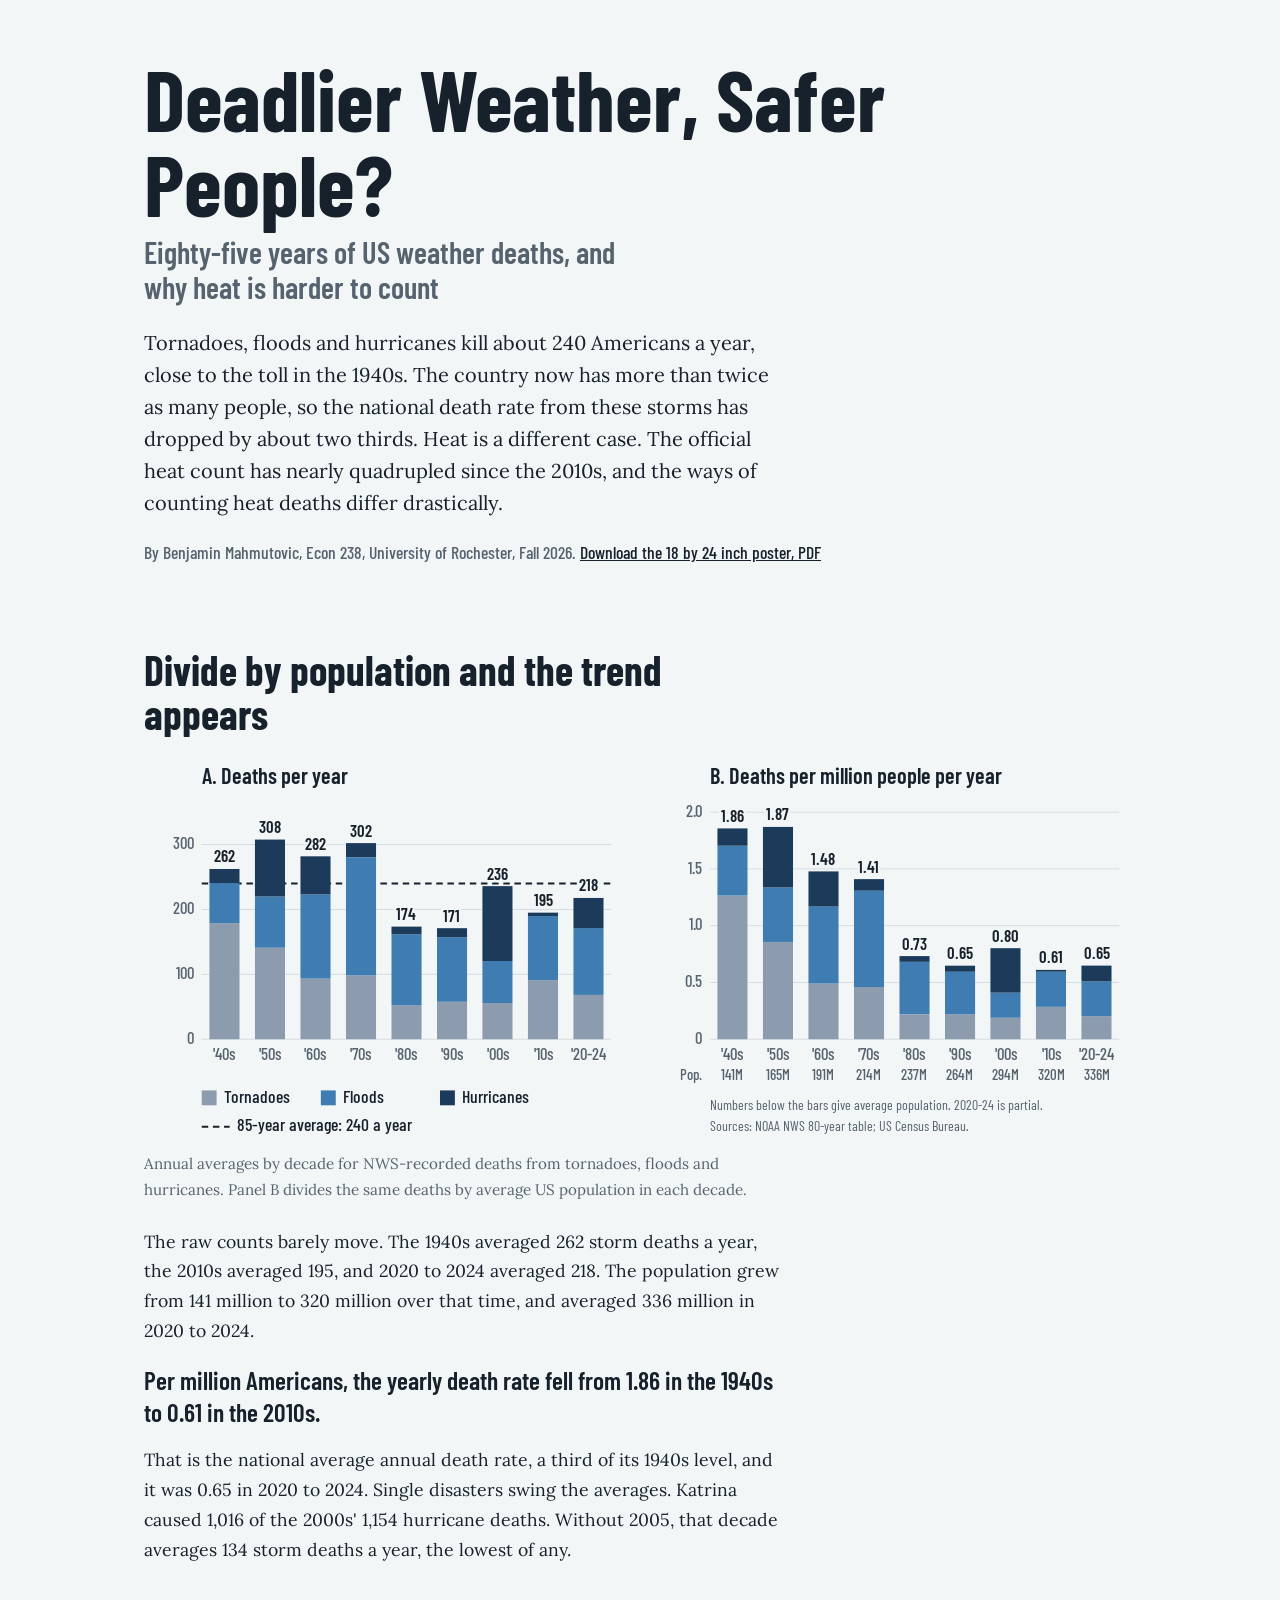
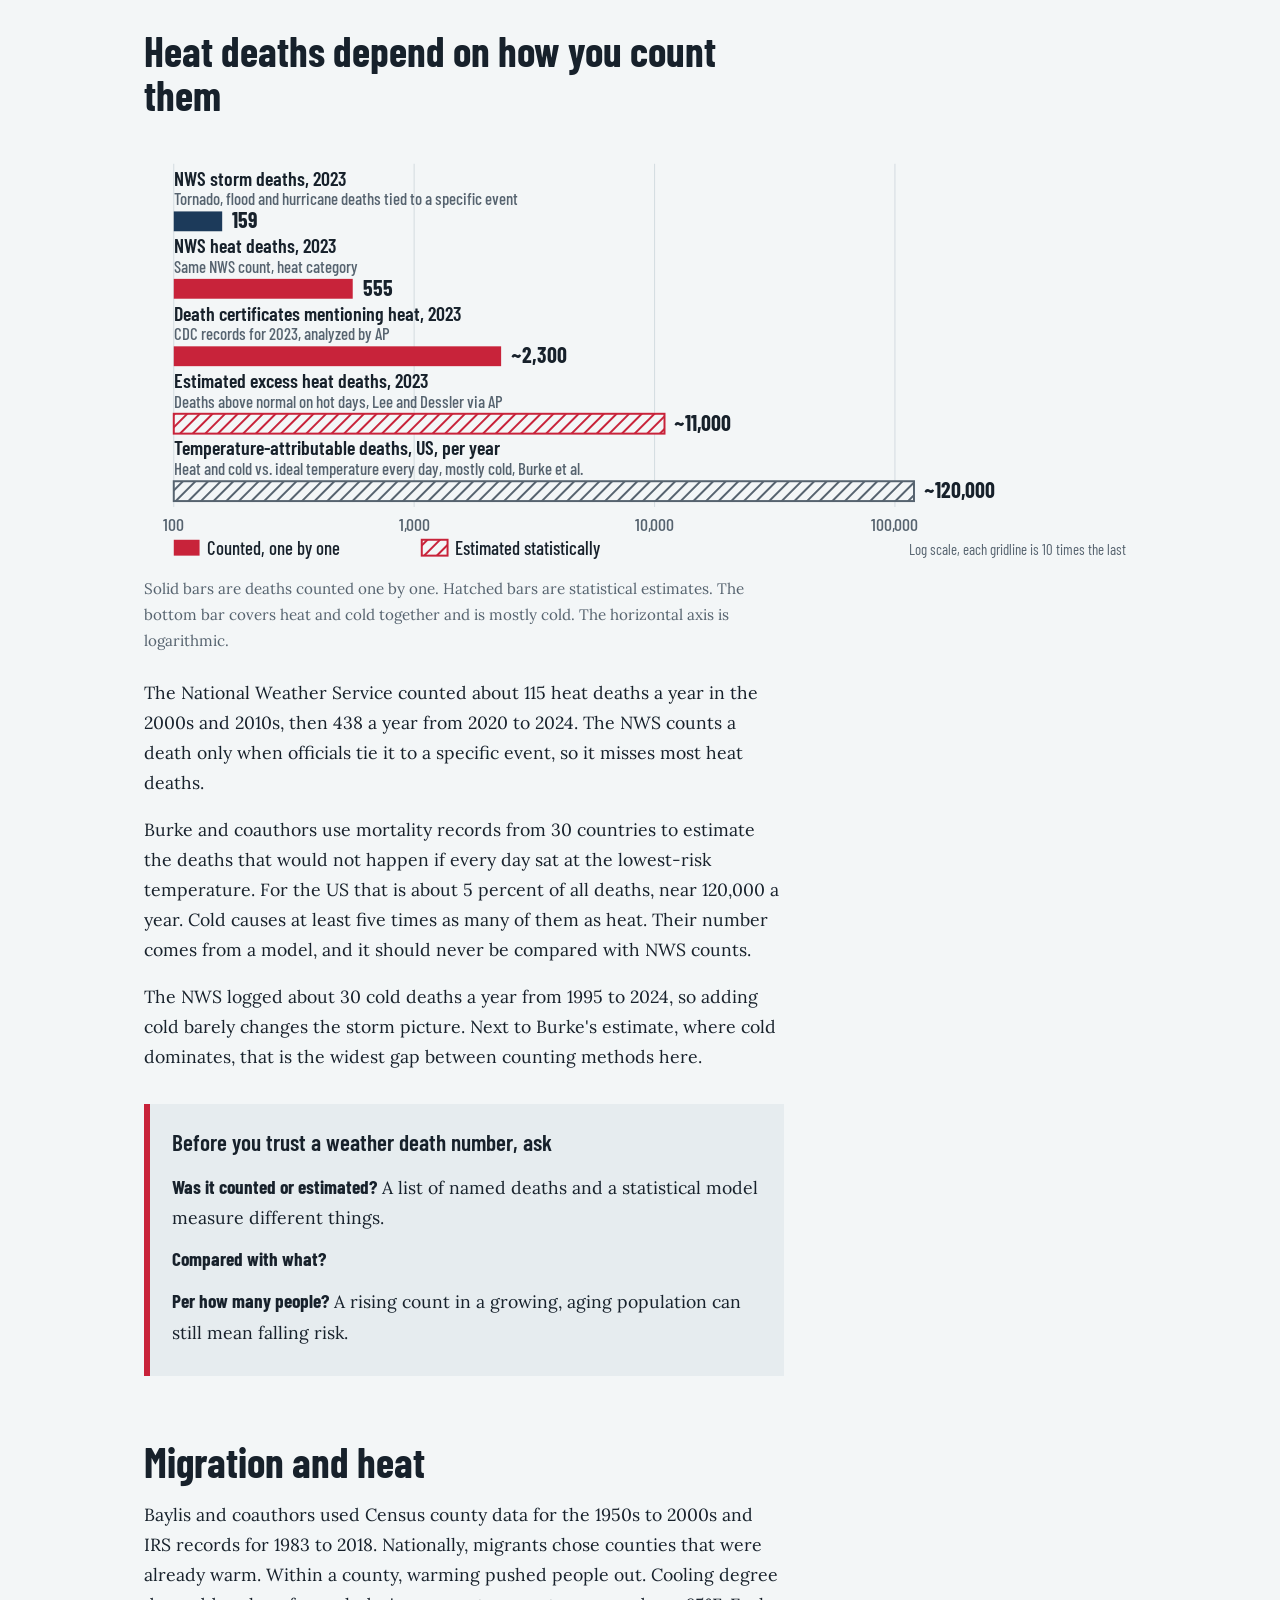
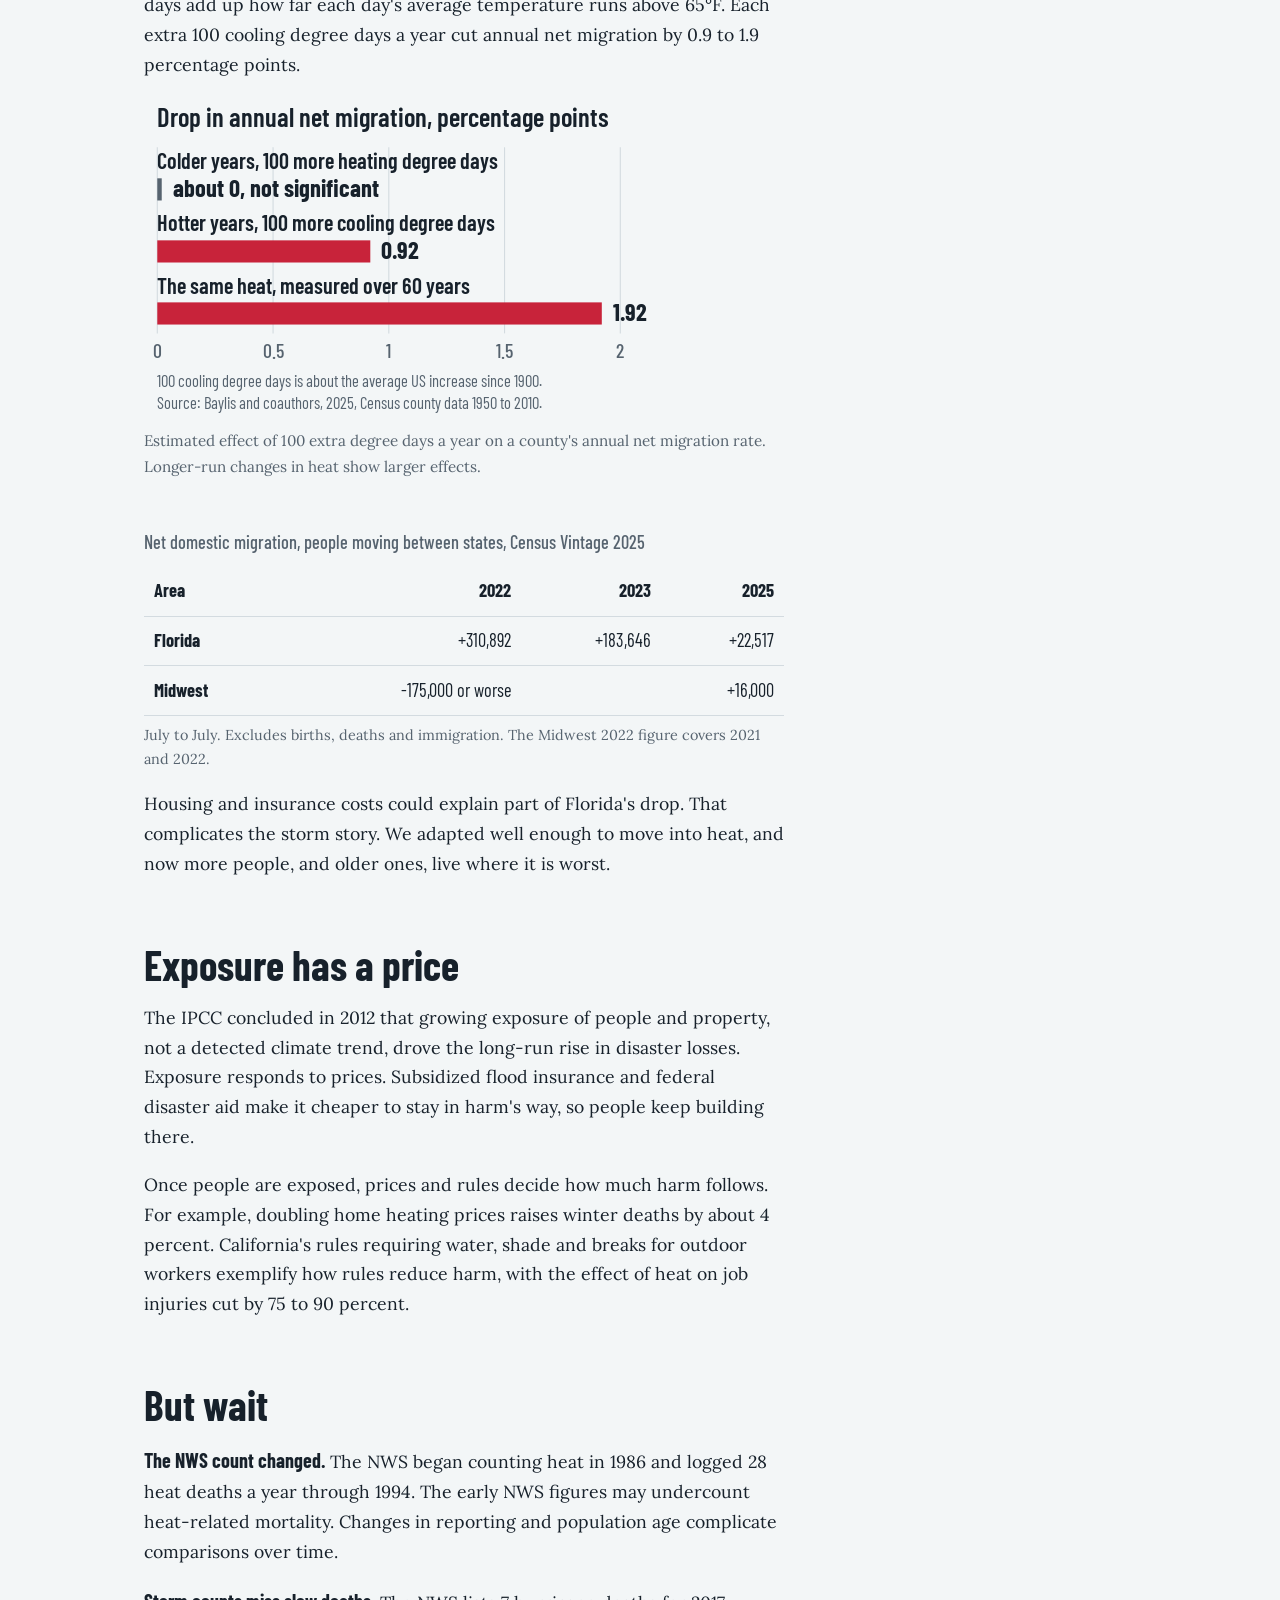
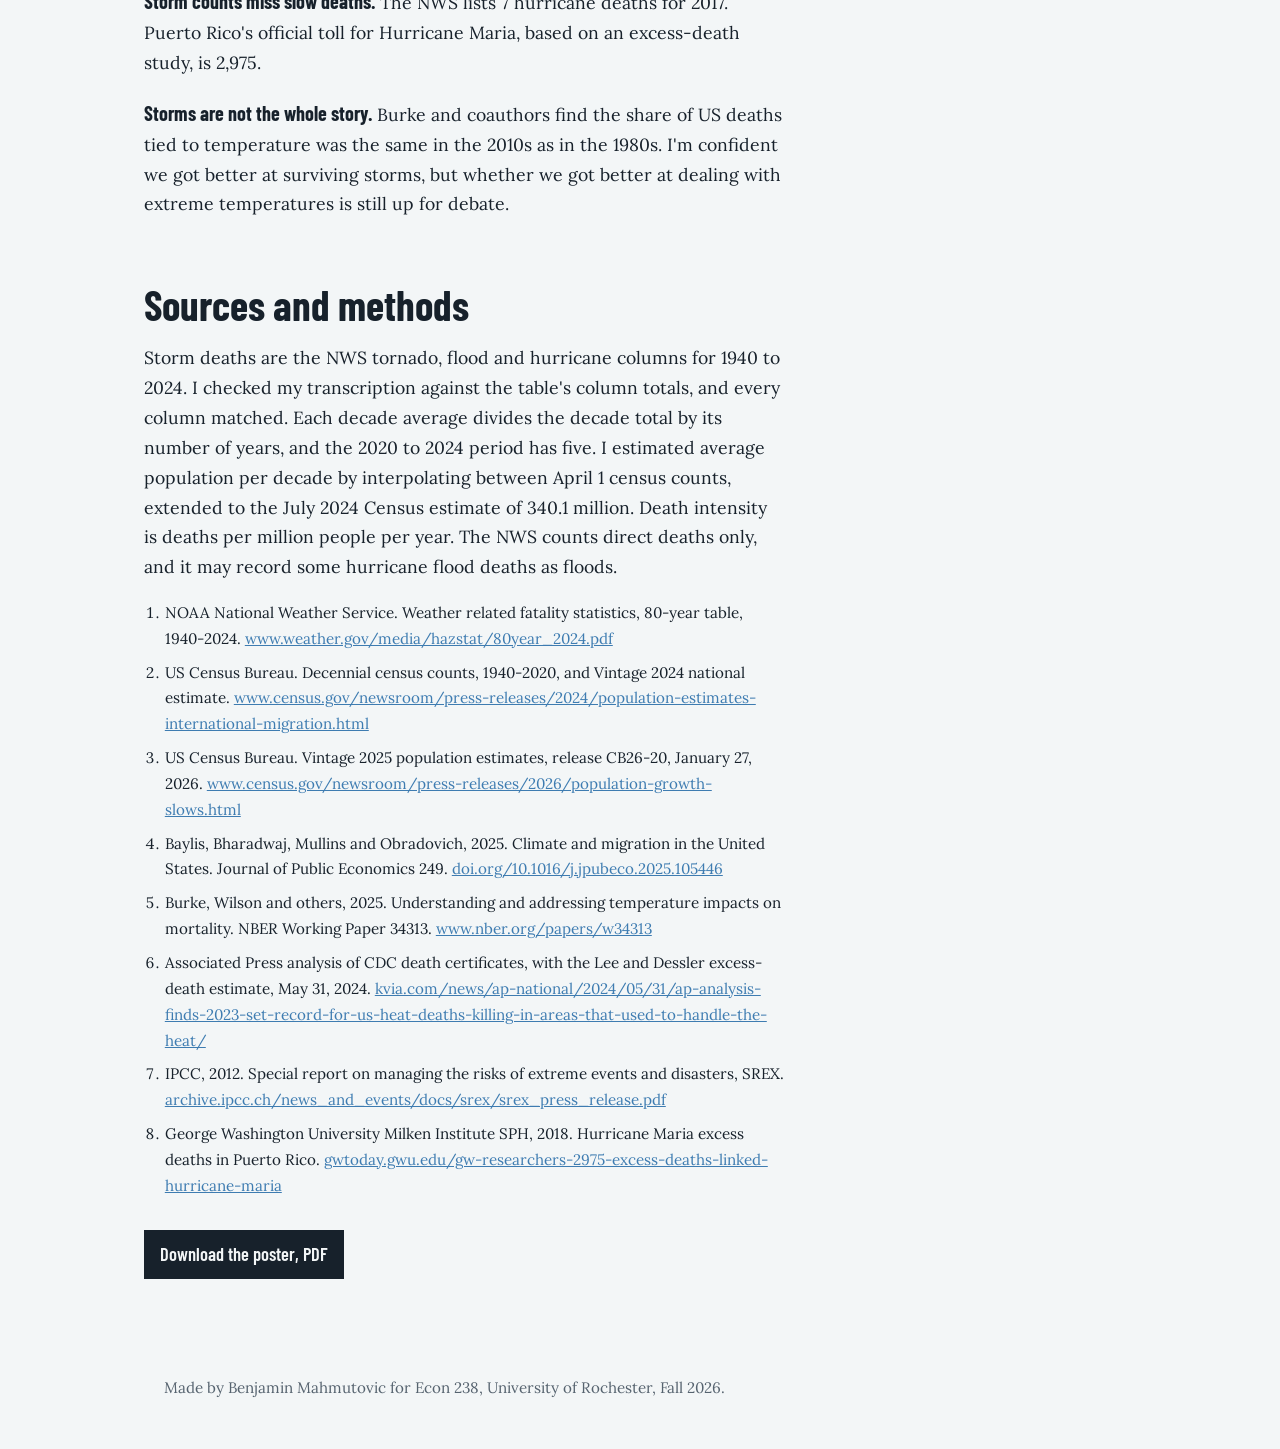
<file: week4/index.html>
<!doctype html>
<html lang="en"><head>
<meta charset="utf-8">
<meta name="viewport" content="width=device-width, initial-scale=1, viewport-fit=cover">
<title>Deadlier Weather, Safer People?</title>
<meta name="description" content="Eighty-five years of US weather deaths, and why heat is harder to count.">
<link rel="preconnect" href="https://fonts.googleapis.com"><link rel="preconnect" href="https://fonts.gstatic.com" crossorigin>
<link href="https://fonts.googleapis.com/css2?family=Barlow+Condensed:wght@500;600;700&family=Lora:ital,wght@0,400;0,600;1,400&display=swap" rel="stylesheet">
<style>

:root{--paper:#F3F6F7;--ink:#17212B;--muted:#56636F;--rule:#D3DBE0;--panel:#E6ECEF;
--tor:#8C9BAE;--flood:#3E7CB1;--hur:#1C3A5A;--heat:#C8233A;
--sans:"Barlow Condensed","TeX Gyre Heros Cn","Arial Narrow",sans-serif;
--serif:"Lora",Georgia,"Times New Roman",serif}

@media (prefers-color-scheme: dark){:root:not([data-theme="light"]){--paper:#0F1A24;--ink:#E6ECF0;--muted:#9AA8B4;--rule:#2A3A48;--panel:#172633;--tor:#7D8CA0;--flood:#5A9BD0;--hur:#A9C4DE;--heat:#F0566A}}
:root[data-theme="dark"]{--paper:#0F1A24;--ink:#E6ECF0;--muted:#9AA8B4;--rule:#2A3A48;--panel:#172633;--tor:#7D8CA0;--flood:#5A9BD0;--hur:#A9C4DE;--heat:#F0566A}
*{box-sizing:border-box}
:root{padding-top:env(safe-area-inset-top,0px);padding-bottom:env(safe-area-inset-bottom,0px)}
html{scroll-padding-top:env(safe-area-inset-top,0px)}
body{margin:0;background:var(--paper);color:var(--ink);font-family:var(--serif);font-size:1.1rem;line-height:1.7}
main{padding:0 1.25rem 4rem}
.wrap{max-width:62rem;margin:0 auto}
.wrap > p,.wrap > h2,.wrap > h3,.wrap > .ask,.wrap > .calc,.wrap > .tablewrap,.wrap > .tnote,.wrap > .src,.wrap > .big,.wrap > .wait{max-width:40rem}
header{padding:3.5rem 0 1rem}
h1{font-family:var(--sans);font-weight:700;font-size:clamp(2.8rem,7.5vw,5.4rem);line-height:.98;margin:0 0 .6rem}
.kicker{font-family:var(--sans);font-weight:600;font-size:clamp(1.35rem,3vw,1.9rem);line-height:1.15;color:var(--muted);margin:0 0 1.4rem;max-width:34ch}
.deck{font-size:1.25rem;line-height:1.6;max-width:40rem;margin:0 0 1.2rem}
.byline{font-family:var(--sans);font-size:1.1rem;color:var(--muted);font-weight:500;margin:0}
.byline a{color:var(--ink)}
h2{font-family:var(--sans);font-weight:700;font-size:clamp(1.9rem,4vw,2.6rem);line-height:1.05;margin:4rem 0 1rem}
h3{font-family:var(--sans);font-weight:600;font-size:1.45rem;margin:0 0 .5rem}
p{margin:0 0 1.1rem}
a{color:var(--flood)}
a:focus-visible{outline:3px solid var(--heat);outline-offset:2px}
figure{margin:1.5rem 0}
.migfig{max-width:36rem}
figcaption{font-size:.95rem;color:var(--muted);margin-top:.6rem;max-width:40rem}
.big{font-family:var(--sans);font-size:1.6rem;font-weight:600;line-height:1.25}
.chartwrap{overflow-x:auto} .chartwrap svg{min-width:600px}
.hint{display:none;font-family:var(--sans);font-size:1rem;color:var(--muted);margin:0 0 .3rem}
@media (max-width:40rem){.hint{display:block}}
.ask{border-left:6px solid var(--heat);background:var(--panel);padding:1.2rem 1.4rem;margin:2rem 0}
.ask p{margin:0 0 .6rem} .ask b{font-family:var(--sans);font-size:1.2rem}
table.mig{width:100%;border-collapse:collapse;font-family:var(--sans);font-size:1.15rem;margin:1.5rem 0 .4rem}
table.mig caption{text-align:left;color:var(--muted);font-weight:500;padding-bottom:.5rem}
table.mig th,table.mig td{padding:.55rem .6rem;border-bottom:1px solid var(--rule);text-align:right}
table.mig th[scope=row],table.mig thead th:first-child{text-align:left}
.tablewrap{overflow-x:auto}
.tnote{font-size:.9rem;color:var(--muted)}
.wait b{font-family:var(--sans);font-size:1.25rem}
.src{font-size:.95rem;padding-left:1.3rem}
.src li{margin-bottom:.5rem;overflow-wrap:anywhere}
.dl{display:inline-block;font-family:var(--sans);font-weight:600;font-size:1.15rem;color:var(--paper);background:var(--ink);padding:.55rem 1rem;text-decoration:none;margin-top:1rem}
footer{max-width:62rem;margin:0 auto;padding:2rem 1.25rem 3rem;color:var(--muted);font-size:.95rem}

.pair{display:grid;grid-template-columns:1fr 1fr;gap:1.5rem}
@media (max-width:40rem){.pair{grid-template-columns:1fr}}
.chart{width:100%;height:auto;display:block;font-family:var(--sans)}
.chart .c-ptitle{font-size:24px;font-weight:600;fill:var(--ink)}
.chart .c-tick{font-size:18px;fill:var(--muted);font-weight:500}
.chart .c-pop{font-size:16px;fill:var(--muted);font-weight:500}
.chart .c-val{font-size:18px;fill:var(--ink);font-weight:600;paint-order:stroke;stroke:var(--paper);stroke-width:5px;stroke-linejoin:round}
.chart .c-val-l{font-size:22px;fill:var(--ink);font-weight:700}
.chart .c-leg{font-size:19px;fill:var(--ink);font-weight:500}
.chart .c-src{font-size:15px;fill:var(--muted)}
.chart .c-note{font-size:17px;fill:var(--muted);font-weight:500}
.chart .c-ann{font-size:20px;fill:var(--ink);font-weight:600}
.chart .c-heat-t{fill:var(--heat)}
.chart .c-grid{stroke:var(--rule);stroke-width:1}
.chart .c-mean{stroke:var(--ink);stroke-width:2;stroke-dasharray:7 5}
.chart .c-tor{fill:var(--tor)} .chart .c-flood{fill:var(--flood)} .chart .c-hur{fill:var(--hur)}
.chart .c-heatbar{fill:var(--heat)} .chart .c-temp{fill:var(--muted)}
.chart .c-heatbar-o{stroke:var(--heat);stroke-width:2} .chart .c-temp-o{stroke:var(--muted);stroke-width:2}
.chart .c-hatch-bg{fill:var(--paper)} .chart .c-hatch-line{stroke:var(--heat);stroke-width:4}
.chart .c-hatch-line2{stroke:var(--muted);stroke-width:4}
.chart .c-band{fill:var(--rule);opacity:.45}
.chart .c-line-storm{fill:none;stroke:var(--hur);stroke-width:3.5;stroke-linejoin:round}
.chart .c-line-heat{fill:none;stroke:var(--heat);stroke-width:3.5;stroke-linejoin:round}
.chart .c-avg-heat{stroke:var(--heat);stroke-width:2.5;stroke-dasharray:6 4}
.chart .c-dot{fill:var(--paper);stroke:var(--ink);stroke-width:2.5}

</style></head>
<body><main><div class="wrap">

<header>
<h1>Deadlier Weather, Safer People?</h1>
<p class="kicker">Eighty-five years of US weather deaths, and why heat is harder to count</p>
<p class="deck">Tornadoes, floods and hurricanes kill about 240 Americans a year, close to the toll in the 1940s. The country now has more than twice as many people, so the national death rate from these storms has dropped by about two thirds. Heat is a different case. The official heat count has nearly quadrupled since the 2010s, and the ways of counting heat deaths differ drastically.</p>
<p class="byline">By Benjamin Mahmutovic, Econ 238, University of Rochester, Fall 2026. <a href="weather-deaths-poster.pdf">Download the 18 by 24 inch poster, PDF</a></p>
</header>

<h2>Divide by population and the trend appears</h2>
<figure>
<div class="pair"><svg viewBox="0 0 520 410" role="img" aria-labelledby="w1at w1ad" class="chart">
<title id="w1at">Panel A: annual average US deaths from tornadoes, floods and hurricanes, by decade</title><desc id="w1ad">Raw annual averages range from 171 to 308; the 85-year average is 240. The 2010s averaged 195.</desc>
<text x="62" y="26" class="c-ptitle">A. Deaths per year</text>
<line x1="62" x2="502" y1="300.0" y2="300.0" class="c-grid"/>
<text x="54" y="305.0" class="c-tick" text-anchor="end">0</text>
<line x1="62" x2="502" y1="230.3" y2="230.3" class="c-grid"/>
<text x="54" y="235.3" class="c-tick" text-anchor="end">100</text>
<line x1="62" x2="502" y1="160.6" y2="160.6" class="c-grid"/>
<text x="54" y="165.6" class="c-tick" text-anchor="end">200</text>
<line x1="62" x2="502" y1="90.9" y2="90.9" class="c-grid"/>
<text x="54" y="95.9" class="c-tick" text-anchor="end">300</text>
<line x1="62" x2="502" y1="132.7" y2="132.7" class="c-mean"/>
<rect x="70.3" y="175.4" width="32.3" height="124.6" class="c-tor"/>
<rect x="70.3" y="132.2" width="32.3" height="43.2" class="c-flood"/>
<rect x="70.3" y="117.1" width="32.3" height="15.1" class="c-hur"/>
<text x="86.4" y="110.1" class="c-val" text-anchor="middle">262</text>
<text x="86.4" y="322" class="c-tick" text-anchor="middle">'40s</text>
<rect x="119.2" y="201.8" width="32.3" height="98.2" class="c-tor"/>
<rect x="119.2" y="146.6" width="32.3" height="55.1" class="c-flood"/>
<rect x="119.2" y="85.5" width="32.3" height="61.1" class="c-hur"/>
<text x="135.3" y="78.5" class="c-val" text-anchor="middle">308</text>
<text x="135.3" y="322" class="c-tick" text-anchor="middle">'50s</text>
<rect x="168.1" y="234.8" width="32.3" height="65.2" class="c-tor"/>
<rect x="168.1" y="144.4" width="32.3" height="90.4" class="c-flood"/>
<rect x="168.1" y="103.5" width="32.3" height="40.9" class="c-hur"/>
<text x="184.2" y="96.5" class="c-val" text-anchor="middle">282</text>
<text x="184.2" y="322" class="c-tick" text-anchor="middle">'60s</text>
<rect x="217.0" y="231.3" width="32.3" height="68.7" class="c-tor"/>
<rect x="217.0" y="104.5" width="32.3" height="126.8" class="c-flood"/>
<rect x="217.0" y="89.3" width="32.3" height="15.1" class="c-hur"/>
<text x="233.1" y="82.3" class="c-val" text-anchor="middle">302</text>
<text x="233.1" y="322" class="c-tick" text-anchor="middle">'70s</text>
<rect x="265.9" y="263.7" width="32.3" height="36.3" class="c-tor"/>
<rect x="265.9" y="187.2" width="32.3" height="76.5" class="c-flood"/>
<rect x="265.9" y="179.0" width="32.3" height="8.2" class="c-hur"/>
<text x="282.0" y="172.0" class="c-val" text-anchor="middle">174</text>
<text x="282.0" y="322" class="c-tick" text-anchor="middle">'80s</text>
<rect x="314.8" y="259.6" width="32.3" height="40.4" class="c-tor"/>
<rect x="314.8" y="190.5" width="32.3" height="69.2" class="c-flood"/>
<rect x="314.8" y="180.7" width="32.3" height="9.8" class="c-hur"/>
<text x="330.9" y="173.7" class="c-val" text-anchor="middle">171</text>
<text x="330.9" y="322" class="c-tick" text-anchor="middle">'90s</text>
<rect x="363.6" y="261.1" width="32.3" height="38.9" class="c-tor"/>
<rect x="363.6" y="216.0" width="32.3" height="45.1" class="c-flood"/>
<rect x="363.6" y="135.5" width="32.3" height="80.5" class="c-hur"/>
<text x="379.8" y="128.5" class="c-val" text-anchor="middle">236</text>
<text x="379.8" y="322" class="c-tick" text-anchor="middle">'00s</text>
<rect x="412.5" y="236.6" width="32.3" height="63.4" class="c-tor"/>
<rect x="412.5" y="167.7" width="32.3" height="68.9" class="c-flood"/>
<rect x="412.5" y="164.0" width="32.3" height="3.7" class="c-hur"/>
<text x="428.7" y="157.0" class="c-val" text-anchor="middle">195</text>
<text x="428.7" y="322" class="c-tick" text-anchor="middle">'10s</text>
<rect x="461.4" y="252.5" width="32.3" height="47.5" class="c-tor"/>
<rect x="461.4" y="180.6" width="32.3" height="71.8" class="c-flood"/>
<rect x="461.4" y="148.2" width="32.3" height="32.5" class="c-hur"/>
<text x="477.6" y="141.2" class="c-val" text-anchor="middle">218</text>
<text x="477.6" y="322" class="c-tick" text-anchor="middle">'20-24</text>
<rect x="62" y="355" width="16" height="16" class="c-tor"/>
<text x="86" y="368" class="c-leg">Tornadoes</text>
<rect x="190" y="355" width="16" height="16" class="c-flood"/>
<text x="214" y="368" class="c-leg">Floods</text>
<rect x="318" y="355" width="16" height="16" class="c-hur"/>
<text x="342" y="368" class="c-leg">Hurricanes</text>
<line x1="62" x2="92" y1="394" y2="394" class="c-mean"/>
<text x="100" y="399" class="c-leg">85-year average: 240 a year</text>
</svg><svg viewBox="0 0 520 410" role="img" aria-labelledby="w1bt w1bd" class="chart">
<title id="w1bt">Panel B: the same deaths per million US residents, by decade</title><desc id="w1bd">The rate falls from 1.86 per million in the 1940s to 0.61 in the 2010s as population grows from 141 to 320 million, and sits at 0.65 in 2020 to 2024.</desc>
<text x="62" y="26" class="c-ptitle">B. Deaths per million people per year</text>
<line x1="62" x2="502" y1="300.0" y2="300.0" class="c-grid"/>
<text x="54" y="305.0" class="c-tick" text-anchor="end">0</text>
<line x1="62" x2="502" y1="239.0" y2="239.0" class="c-grid"/>
<text x="54" y="244.0" class="c-tick" text-anchor="end">0.5</text>
<line x1="62" x2="502" y1="178.0" y2="178.0" class="c-grid"/>
<text x="54" y="183.0" class="c-tick" text-anchor="end">1.0</text>
<line x1="62" x2="502" y1="117.0" y2="117.0" class="c-grid"/>
<text x="54" y="122.0" class="c-tick" text-anchor="end">1.5</text>
<line x1="62" x2="502" y1="56.0" y2="56.0" class="c-grid"/>
<text x="54" y="61.0" class="c-tick" text-anchor="end">2.0</text>
<rect x="70.3" y="145.6" width="32.3" height="154.4" class="c-tor"/>
<rect x="70.3" y="92.2" width="32.3" height="53.4" class="c-flood"/>
<rect x="70.3" y="73.5" width="32.3" height="18.6" class="c-hur"/>
<text x="86.4" y="66.5" class="c-val" text-anchor="middle">1.86</text>
<text x="86.4" y="322" class="c-tick" text-anchor="middle">'40s</text>
<text x="86.4" y="344" class="c-pop" text-anchor="middle">141M</text>
<rect x="119.2" y="195.6" width="32.3" height="104.4" class="c-tor"/>
<rect x="119.2" y="136.9" width="32.3" height="58.6" class="c-flood"/>
<rect x="119.2" y="71.9" width="32.3" height="65.0" class="c-hur"/>
<text x="135.3" y="64.9" class="c-val" text-anchor="middle">1.87</text>
<text x="135.3" y="322" class="c-tick" text-anchor="middle">'50s</text>
<text x="135.3" y="344" class="c-pop" text-anchor="middle">165M</text>
<rect x="168.1" y="240.2" width="32.3" height="59.8" class="c-tor"/>
<rect x="168.1" y="157.2" width="32.3" height="83.0" class="c-flood"/>
<rect x="168.1" y="119.7" width="32.3" height="37.6" class="c-hur"/>
<text x="184.2" y="112.7" class="c-val" text-anchor="middle">1.48</text>
<text x="184.2" y="322" class="c-tick" text-anchor="middle">'60s</text>
<text x="184.2" y="344" class="c-pop" text-anchor="middle">191M</text>
<rect x="217.0" y="243.9" width="32.3" height="56.1" class="c-tor"/>
<rect x="217.0" y="140.3" width="32.3" height="103.6" class="c-flood"/>
<rect x="217.0" y="128.0" width="32.3" height="12.4" class="c-hur"/>
<text x="233.1" y="121.0" class="c-val" text-anchor="middle">1.41</text>
<text x="233.1" y="322" class="c-tick" text-anchor="middle">'70s</text>
<text x="233.1" y="344" class="c-pop" text-anchor="middle">214M</text>
<rect x="265.9" y="273.2" width="32.3" height="26.8" class="c-tor"/>
<rect x="265.9" y="216.7" width="32.3" height="56.4" class="c-flood"/>
<rect x="265.9" y="210.7" width="32.3" height="6.1" class="c-hur"/>
<text x="282.0" y="203.7" class="c-val" text-anchor="middle">0.73</text>
<text x="282.0" y="322" class="c-tick" text-anchor="middle">'80s</text>
<text x="282.0" y="344" class="c-pop" text-anchor="middle">237M</text>
<rect x="314.8" y="273.3" width="32.3" height="26.7" class="c-tor"/>
<rect x="314.8" y="227.5" width="32.3" height="45.8" class="c-flood"/>
<rect x="314.8" y="221.0" width="32.3" height="6.5" class="c-hur"/>
<text x="330.9" y="214.0" class="c-val" text-anchor="middle">0.65</text>
<text x="330.9" y="322" class="c-tick" text-anchor="middle">'90s</text>
<text x="330.9" y="344" class="c-pop" text-anchor="middle">264M</text>
<rect x="363.6" y="276.9" width="32.3" height="23.1" class="c-tor"/>
<rect x="363.6" y="250.1" width="32.3" height="26.8" class="c-flood"/>
<rect x="363.6" y="202.2" width="32.3" height="47.8" class="c-hur"/>
<text x="379.8" y="195.2" class="c-val" text-anchor="middle">0.80</text>
<text x="379.8" y="322" class="c-tick" text-anchor="middle">'00s</text>
<text x="379.8" y="344" class="c-pop" text-anchor="middle">294M</text>
<rect x="412.5" y="265.3" width="32.3" height="34.7" class="c-tor"/>
<rect x="412.5" y="227.5" width="32.3" height="37.7" class="c-flood"/>
<rect x="412.5" y="225.5" width="32.3" height="2.0" class="c-hur"/>
<text x="428.7" y="218.5" class="c-val" text-anchor="middle">0.61</text>
<text x="428.7" y="322" class="c-tick" text-anchor="middle">'10s</text>
<text x="428.7" y="344" class="c-pop" text-anchor="middle">320M</text>
<rect x="461.4" y="275.2" width="32.3" height="24.8" class="c-tor"/>
<rect x="461.4" y="237.8" width="32.3" height="37.4" class="c-flood"/>
<rect x="461.4" y="220.9" width="32.3" height="16.9" class="c-hur"/>
<text x="477.6" y="213.9" class="c-val" text-anchor="middle">0.65</text>
<text x="477.6" y="322" class="c-tick" text-anchor="middle">'20-24</text>
<text x="477.6" y="344" class="c-pop" text-anchor="middle">336M</text>
<text x="54" y="344" class="c-pop" text-anchor="end">Pop.</text>
<text x="62" y="399" class="c-src">Sources: NOAA NWS 80-year table; US Census Bureau.</text>
<text x="62" y="376" class="c-src">Numbers below the bars give average population. 2020-24 is partial.</text>
</svg></div>
<figcaption>Annual averages by decade for NWS-recorded deaths from tornadoes, floods and hurricanes. Panel B divides the same deaths by average US population in each decade.</figcaption>
</figure>
<p>The raw counts barely move. The 1940s averaged 262 storm deaths a year, the 2010s averaged 195, and 2020 to 2024 averaged 218. The population grew from 141 million to 320 million over that time, and averaged 336 million in 2020 to 2024.</p>
<p class="big">Per million Americans, the yearly death rate fell from 1.86 in the 1940s to 0.61 in the 2010s.</p>
<p>That is the national average annual death rate, a third of its 1940s level, and it was 0.65 in 2020 to 2024. Single disasters swing the averages. Katrina caused 1,016 of the 2000s' 1,154 hurricane deaths. Without 2005, that decade averages 134 storm deaths a year, the lowest of any.</p>

<h2>Heat deaths depend on how you count them</h2>
<figure>
<p class="hint">Swipe sideways to see the whole chart.</p>
<div class="chartwrap"><svg viewBox="0 0 1000 430" role="img" aria-labelledby="w2t w2d" class="chart">
<title id="w2t">Five ways to count US weather and temperature deaths, log scale</title>
<desc id="w2d">From 159 storm deaths and 555 heat deaths in the NWS count, to about 2,300 death certificates, about 11,000 estimated excess heat deaths, and about 120,000 temperature-attributable deaths a year.</desc>
<defs><pattern id="w2hatch" width="9" height="9" patternUnits="userSpaceOnUse" patternTransform="rotate(45)"><rect width="9" height="9" class="c-hatch-bg"/><line x1="0" y1="0" x2="0" y2="9" class="c-hatch-line"/></pattern><pattern id="w2hatch2" width="9" height="9" patternUnits="userSpaceOnUse" patternTransform="rotate(45)"><rect width="9" height="9" class="c-hatch-bg"/><line x1="0" y1="0" x2="0" y2="9" class="c-hatch-line2"/></pattern></defs>
<line x1="30.0" x2="30.0" y1="24" y2="370" class="c-grid"/>
<text x="30.0" y="394" class="c-tick" text-anchor="middle">100</text>
<line x1="272.3" x2="272.3" y1="24" y2="370" class="c-grid"/>
<text x="272.3" y="394" class="c-tick" text-anchor="middle">1,000</text>
<line x1="514.7" x2="514.7" y1="24" y2="370" class="c-grid"/>
<text x="514.7" y="394" class="c-tick" text-anchor="middle">10,000</text>
<line x1="757.0" x2="757.0" y1="24" y2="370" class="c-grid"/>
<text x="757.0" y="394" class="c-tick" text-anchor="middle">100,000</text>
<text x="30" y="46" class="c-ann">NWS storm deaths, 2023</text>
<text x="30" y="66" class="c-note">Tornado, flood and hurricane deaths tied to a specific event</text>
<rect x="30.0" y="72" width="48.8" height="20" class="c-hur"/>
<text x="88.8" y="89" class="c-val-l">159</text>
<text x="30" y="114" class="c-ann">NWS heat deaths, 2023</text>
<text x="30" y="134" class="c-note">Same NWS count, heat category</text>
<rect x="30.0" y="140" width="180.4" height="20" class="c-heatbar"/>
<text x="220.4" y="157" class="c-val-l">555</text>
<text x="30" y="182" class="c-ann">Death certificates mentioning heat, 2023</text>
<text x="30" y="202" class="c-note">CDC records for 2023, analyzed by AP</text>
<rect x="30.0" y="208" width="330.0" height="20" class="c-heatbar"/>
<text x="370.0" y="225" class="c-val-l">~2,300</text>
<text x="30" y="250" class="c-ann">Estimated excess heat deaths, 2023</text>
<text x="30" y="270" class="c-note">Deaths above normal on hot days, Lee and Dessler via AP</text>
<rect x="30.0" y="276" width="494.7" height="20" fill="url(#w2hatch)" class="c-heatbar-o"/>
<text x="534.7" y="293" class="c-val-l">~11,000</text>
<text x="30" y="318" class="c-ann">Temperature-attributable deaths, US, per year</text>
<text x="30" y="338" class="c-note">Heat and cold vs. ideal temperature every day, mostly cold, Burke et al.</text>
<rect x="30.0" y="344" width="746.2" height="20" fill="url(#w2hatch2)" class="c-temp-o"/>
<text x="786.2" y="361" class="c-val-l">~120,000</text>
<rect x="30" y="403" width="26" height="16" class="c-heatbar"/>
<text x="64" y="418" class="c-leg">Counted, one by one</text>
<rect x="280" y="403" width="26" height="16" fill="url(#w2hatch)" class="c-heatbar-o"/>
<text x="314" y="418" class="c-leg">Estimated statistically</text>
<text x="990" y="418" class="c-src" text-anchor="end">Log scale, each gridline is 10 times the last</text>
</svg></div>
<figcaption>Solid bars are deaths counted one by one. Hatched bars are statistical estimates. The bottom bar covers heat and cold together and is mostly cold. The horizontal axis is logarithmic.</figcaption>
</figure>
<p>The National Weather Service counted about 115 heat deaths a year in the 2000s and 2010s, then 438 a year from 2020 to 2024. The NWS counts a death only when officials tie it to a specific event, so it misses most heat deaths.</p>
<p>Burke and coauthors use mortality records from 30 countries to estimate the deaths that would not happen if every day sat at the lowest-risk temperature. For the US that is about 5 percent of all deaths, near 120,000 a year. Cold causes at least five times as many of them as heat. Their number comes from a model, and it should never be compared with NWS counts.</p>
  <p>The NWS logged about 30 cold deaths a year from 1995 to 2024, so adding cold barely changes the storm picture. Next to Burke's estimate, where cold dominates, that is the widest gap between counting methods here.</p>
<div class="ask">
<h3>Before you trust a weather death number, ask</h3>
<p><b>Was it counted or estimated?</b> A list of named deaths and a statistical model measure different things.</p>
<p><b>Compared with what?</b></p>
<p><b>Per how many people?</b> A rising count in a growing, aging population can still mean falling risk.</p>
</div>

<h2>Migration and heat</h2>
<p>Baylis and coauthors used Census county data for the 1950s to 2000s and IRS records for 1983 to 2018. Nationally, migrants chose counties that were already warm. Within a county, warming pushed people out. Cooling degree days add up how far each day's average temperature runs above 65°F. Each extra 100 cooling degree days a year cut annual net migration by 0.9 to 1.9 percentage points.</p>
  <figure>
<div class="migfig"><svg viewBox="0 0 520 284" role="img" aria-labelledby="w3t w3d" class="chart">
<title id="w3t">How warmer years change county net migration</title>
<desc id="w3d">Baylis and coauthors find 100 more heating degree days a year have about no effect on net migration. 100 more cooling degree days cut annual net migration by 0.92 percentage points using changes from one decade to the next, and by 1.92 percentage points using changes across 60 years.</desc>
<text x="12" y="22" class="c-ptitle">Drop in annual net migration, percentage points</text>
<line x1="12.0" x2="12.0" y1="40" y2="208" class="c-grid"/>
<text x="12.0" y="230" class="c-tick" text-anchor="middle">0</text>
<line x1="116.5" x2="116.5" y1="40" y2="208" class="c-grid"/>
<text x="116.5" y="230" class="c-tick" text-anchor="middle">0.5</text>
<line x1="221.0" x2="221.0" y1="40" y2="208" class="c-grid"/>
<text x="221.0" y="230" class="c-tick" text-anchor="middle">1</text>
<line x1="325.5" x2="325.5" y1="40" y2="208" class="c-grid"/>
<text x="325.5" y="230" class="c-tick" text-anchor="middle">1.5</text>
<line x1="430.0" x2="430.0" y1="40" y2="208" class="c-grid"/>
<text x="430.0" y="230" class="c-tick" text-anchor="middle">2</text>
<text x="12" y="60" class="c-ann">Colder years, 100 more heating degree days</text>
<rect x="12" y="68" width="4.0" height="20" class="c-temp"/>
<text x="26.0" y="85" class="c-val-l">about 0, not significant</text>
<text x="12" y="116" class="c-ann">Hotter years, 100 more cooling degree days</text>
<rect x="12" y="124" width="192.3" height="20" class="c-heatbar"/>
<text x="214.3" y="141" class="c-val-l">0.92</text>
<text x="12" y="172" class="c-ann">The same heat, measured over 60 years</text>
<rect x="12" y="180" width="401.3" height="20" class="c-heatbar"/>
<text x="423.3" y="197" class="c-val-l">1.92</text>
<text x="12" y="256" class="c-src">100 cooling degree days is about the average US increase since 1900.</text>
<text x="12" y="276" class="c-src">Source: Baylis and coauthors, 2025, Census county data 1950 to 2010.</text>
</svg></div>
<figcaption>Estimated effect of 100 extra degree days a year on a county's annual net migration rate. Longer-run changes in heat show larger effects.</figcaption>
</figure>
<div class="tablewrap"><table class="mig">
<caption>Net domestic migration, people moving between states, Census Vintage 2025</caption>
<thead><tr><th scope="col">Area</th><th scope="col">2022</th><th scope="col">2023</th><th scope="col">2025</th></tr></thead>
<tbody>
<tr><th scope="row">Florida</th><td>+310,892</td><td>+183,646</td><td>+22,517</td></tr>
<tr><th scope="row">Midwest</th><td>-175,000 or worse</td><td></td><td>+16,000</td></tr>
</tbody></table></div>
<p class="tnote">July to July. Excludes births, deaths and immigration. The Midwest 2022 figure covers 2021 and 2022.</p>
<p>Housing and insurance costs could explain part of Florida's drop. That complicates the storm story. We adapted well enough to move into heat, and now more people, and older ones, live where it is worst.</p>

<h2>Exposure has a price</h2>
<p>The IPCC concluded in 2012 that growing exposure of people and property, not a detected climate trend, drove the long-run rise in disaster losses. Exposure responds to prices. Subsidized flood insurance and federal disaster aid make it cheaper to stay in harm's way, so people keep building there.</p>
<p>Once people are exposed, prices and rules decide how much harm follows. For example, doubling home heating prices raises winter deaths by about 4 percent. California's rules requiring water, shade and breaks for outdoor workers exemplify how rules reduce harm, with the effect of heat on job injuries cut by 75 to 90 percent.</p>

<h2>But wait</h2>
<div class="wait">
<p><b>The NWS count changed.</b> The NWS began counting heat in 1986 and logged 28 heat deaths a year through 1994. The early NWS figures may undercount heat-related mortality. Changes in reporting and population age complicate comparisons over time.</p>
<p><b>Storm counts miss slow deaths.</b> The NWS lists 7 hurricane deaths for 2017. Puerto Rico's official toll for Hurricane Maria, based on an excess-death study, is 2,975.</p>
<p><b>Storms are not the whole story.</b> Burke and coauthors find the share of US deaths tied to temperature was the same in the 2010s as in the 1980s. I'm confident we got better at surviving storms, but whether we got better at dealing with extreme temperatures is still up for debate.</p>
</div>

<h2 id="sources">Sources and methods</h2>
<p>Storm deaths are the NWS tornado, flood and hurricane columns for 1940 to 2024. I checked my transcription against the table's column totals, and every column matched. Each decade average divides the decade total by its number of years, and the 2020 to 2024 period has five. I estimated average population per decade by interpolating between April 1 census counts, extended to the July 2024 Census estimate of 340.1 million. Death intensity is deaths per million people per year. The NWS counts direct deaths only, and it may record some hurricane flood deaths as floods.</p>
<ol class="src"><li>NOAA National Weather Service. Weather related fatality statistics, 80-year table, 1940-2024. <a href="https://www.weather.gov/media/hazstat/80year_2024.pdf">www.weather.gov/media/hazstat/80year_2024.pdf</a></li><li>US Census Bureau. Decennial census counts, 1940-2020, and Vintage 2024 national estimate. <a href="https://www.census.gov/newsroom/press-releases/2024/population-estimates-international-migration.html">www.census.gov/newsroom/press-releases/2024/population-estimates-international-migration.html</a></li><li>US Census Bureau. Vintage 2025 population estimates, release CB26-20, January 27, 2026. <a href="https://www.census.gov/newsroom/press-releases/2026/population-growth-slows.html">www.census.gov/newsroom/press-releases/2026/population-growth-slows.html</a></li><li>Baylis, Bharadwaj, Mullins and Obradovich, 2025. Climate and migration in the United States. Journal of Public Economics 249. <a href="https://doi.org/10.1016/j.jpubeco.2025.105446">doi.org/10.1016/j.jpubeco.2025.105446</a></li><li>Burke, Wilson and others, 2025. Understanding and addressing temperature impacts on mortality. NBER Working Paper 34313. <a href="https://www.nber.org/papers/w34313">www.nber.org/papers/w34313</a></li><li>Associated Press analysis of CDC death certificates, with the Lee and Dessler excess-death estimate, May 31, 2024. <a href="https://kvia.com/news/ap-national/2024/05/31/ap-analysis-finds-2023-set-record-for-us-heat-deaths-killing-in-areas-that-used-to-handle-the-heat/">kvia.com/news/ap-national/2024/05/31/ap-analysis-finds-2023-set-record-for-us-heat-deaths-killing-in-areas-that-used-to-handle-the-heat/</a></li><li>IPCC, 2012. Special report on managing the risks of extreme events and disasters, SREX. <a href="https://archive.ipcc.ch/news_and_events/docs/srex/srex_press_release.pdf">archive.ipcc.ch/news_and_events/docs/srex/srex_press_release.pdf</a></li><li>George Washington University Milken Institute SPH, 2018. Hurricane Maria excess deaths in Puerto Rico. <a href="https://gwtoday.gwu.edu/gw-researchers-2975-excess-deaths-linked-hurricane-maria">gwtoday.gwu.edu/gw-researchers-2975-excess-deaths-linked-hurricane-maria</a></li></ol>
<a class="dl" href="weather-deaths-poster.pdf">Download the poster, PDF</a>
</div></main>
<footer>Made by Benjamin Mahmutovic for Econ 238, University of Rochester, Fall 2026.</footer>
</body></html>
</file>
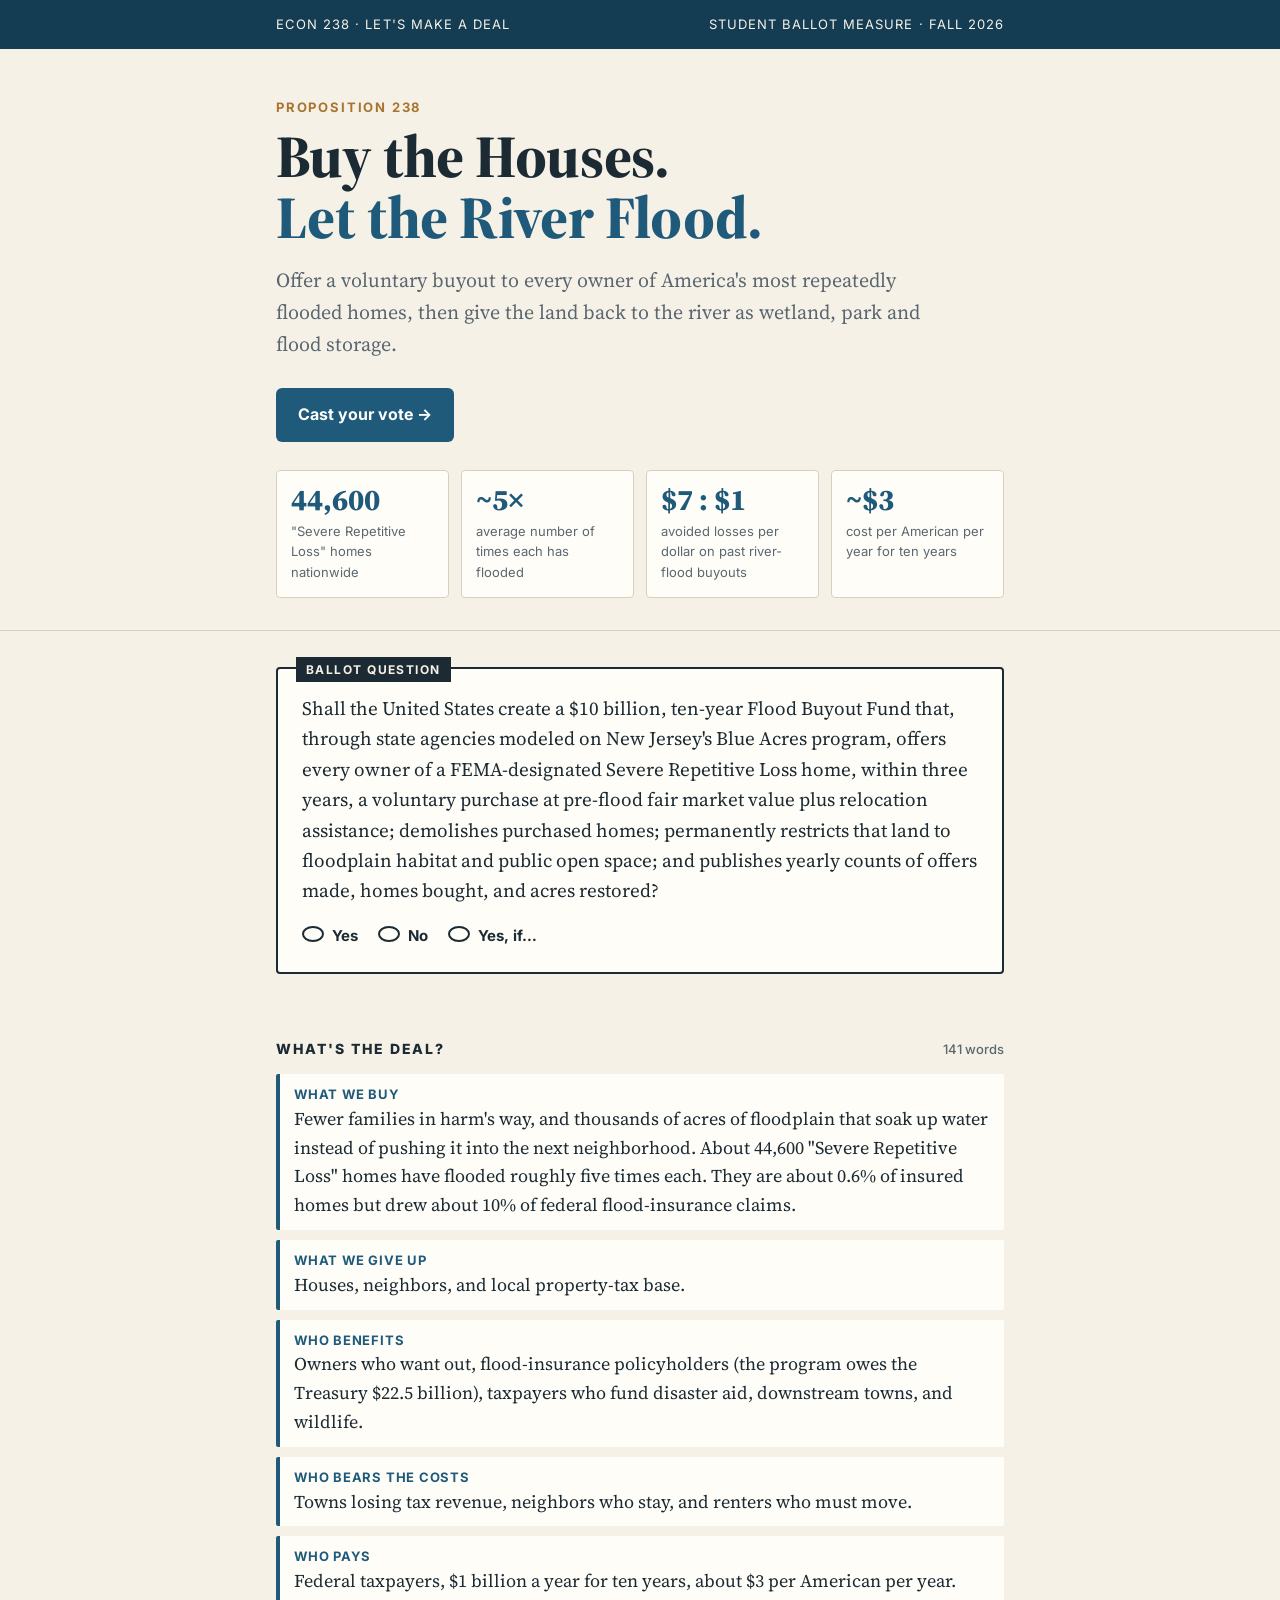
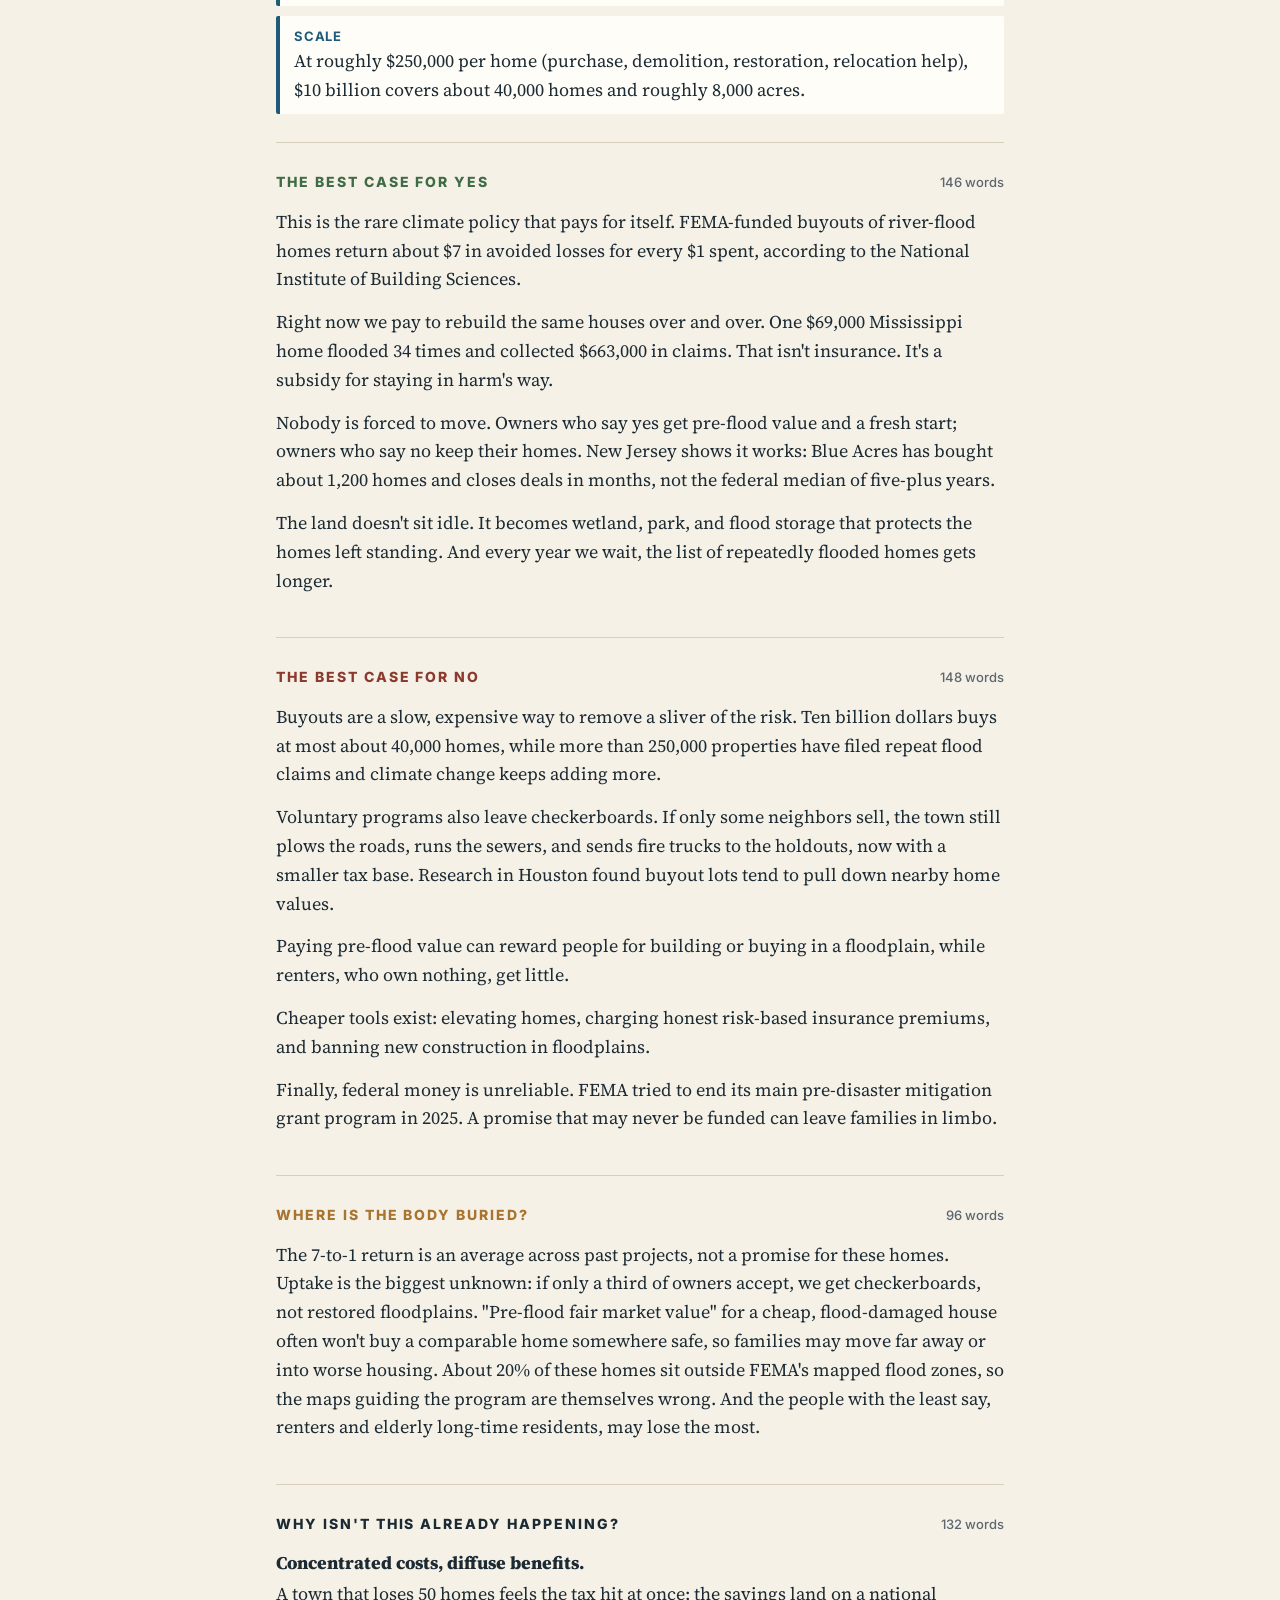
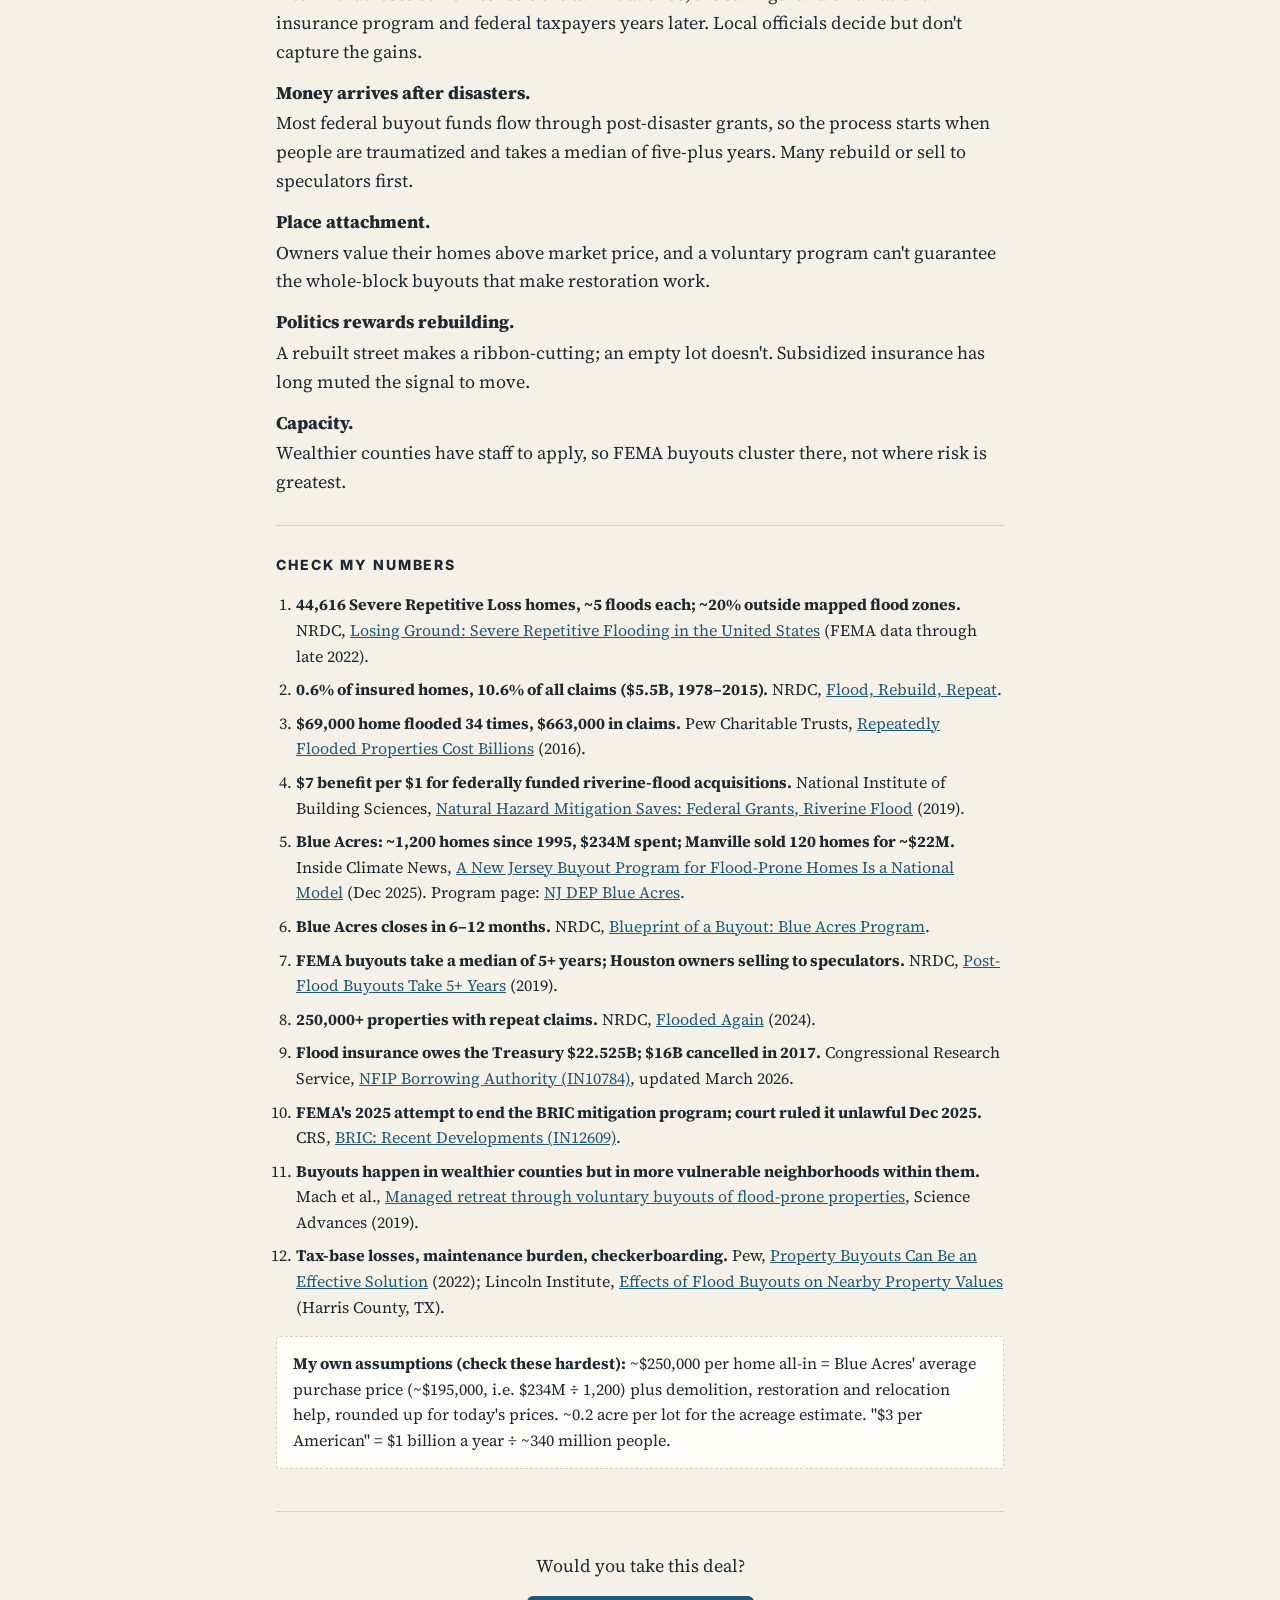
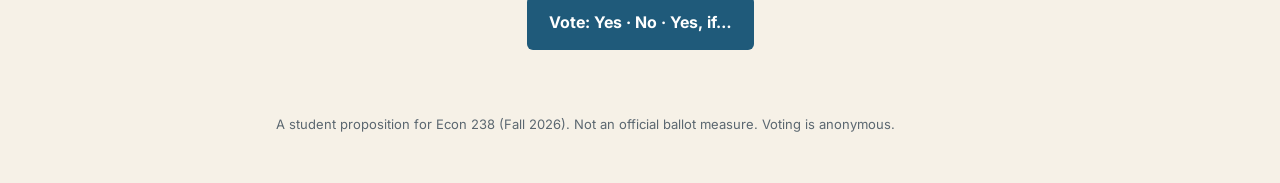
<file: week7/index.html>
<!doctype html>
<html lang="en">
<head>
<meta charset="utf-8">
<meta name="viewport" content="width=device-width, initial-scale=1">
<title>Buy the Houses. Let the River Flood.</title>
<meta name="description" content="A student ballot proposition: a voluntary federal buyout fund for America's most repeatedly flooded homes, turning the land back into floodplain.">
<link rel="preconnect" href="https://fonts.googleapis.com">
<link rel="preconnect" href="https://fonts.gstatic.com" crossorigin>
<link href="https://fonts.googleapis.com/css2?family=Inter:wght@400;500;700;800&family=Source+Serif+4:opsz,wght@8..60,400;8..60,700;8..60,800&display=swap" rel="stylesheet">
<link rel="stylesheet" href="style.css">
</head>
<body>

<div class="masthead"><div class="wrap"><span>Econ 238 · Let's Make a Deal</span><span>Student Ballot Measure · Fall 2026</span></div></div>

<header class="hero">
  <div class="wrap">
    <p class="prop-label">Proposition 238</p>
    <h1>Buy the Houses.<br><span class="river">Let the River Flood.</span></h1>
    <p class="dek">Offer a voluntary buyout to every owner of America's most repeatedly flooded homes, then give the land back to the river as wetland, park and flood storage.</p>
    <a class="btn" href="vote.html">Cast your vote →</a>
    <div class="stat-row">
      <div class="stat"><div class="n">44,600</div><div class="l">"Severe Repetitive Loss" homes nationwide</div></div>
      <div class="stat"><div class="n">~5×</div><div class="l">average number of times each has flooded</div></div>
      <div class="stat"><div class="n">$7 : $1</div><div class="l">avoided losses per dollar on past river-flood buyouts</div></div>
      <div class="stat"><div class="n">~$3</div><div class="l">cost per American per year for ten years</div></div>
    </div>
  </div>
</header>

<main class="wrap">

  <div class="ballot">
    <span class="tag">Ballot Question</span>
    <p>Shall the United States create a $10 billion, ten-year Flood Buyout Fund that, through state agencies modeled on New Jersey's Blue Acres program, offers every owner of a FEMA-designated Severe Repetitive Loss home, within three years, a voluntary purchase at pre-flood fair market value plus relocation assistance; demolishes purchased homes; permanently restricts that land to floodplain habitat and public open space; and publishes yearly counts of offers made, homes bought, and acres restored?</p>
    <div class="choices"><span>Yes</span><span>No</span><span>Yes, if…</span></div>
  </div>

  <section class="part deal">
    <h2>What's the deal? <span class="wc">141 words</span></h2>
    <ul class="deal-grid">
      <li><b>What we buy</b>Fewer families in harm's way, and thousands of acres of floodplain that soak up water instead of pushing it into the next neighborhood. About 44,600 "Severe Repetitive Loss" homes have flooded roughly five times each. They are about 0.6% of insured homes but drew about 10% of federal flood-insurance claims.</li>
      <li><b>What we give up</b>Houses, neighbors, and local property-tax base.</li>
      <li><b>Who benefits</b>Owners who want out, flood-insurance policyholders (the program owes the Treasury $22.5 billion), taxpayers who fund disaster aid, downstream towns, and wildlife.</li>
      <li><b>Who bears the costs</b>Towns losing tax revenue, neighbors who stay, and renters who must move.</li>
      <li><b>Who pays</b>Federal taxpayers, $1 billion a year for ten years, about $3 per American per year.</li>
      <li><b>Scale</b>At roughly $250,000 per home (purchase, demolition, restoration, relocation help), $10 billion covers about 40,000 homes and roughly 8,000 acres.</li>
    </ul>
  </section>

  <section class="part yes">
    <h2>The best case for YES <span class="wc">146 words</span></h2>
    <p>This is the rare climate policy that pays for itself. FEMA-funded buyouts of river-flood homes return about $7 in avoided losses for every $1 spent, according to the National Institute of Building Sciences.</p>
    <p>Right now we pay to rebuild the same houses over and over. One $69,000 Mississippi home flooded 34 times and collected $663,000 in claims. That isn't insurance. It's a subsidy for staying in harm's way.</p>
    <p>Nobody is forced to move. Owners who say yes get pre-flood value and a fresh start; owners who say no keep their homes. New Jersey shows it works: Blue Acres has bought about 1,200 homes and closes deals in months, not the federal median of five-plus years.</p>
    <p>The land doesn't sit idle. It becomes wetland, park, and flood storage that protects the homes left standing. And every year we wait, the list of repeatedly flooded homes gets longer.</p>
  </section>

  <section class="part no">
    <h2>The best case for NO <span class="wc">148 words</span></h2>
    <p>Buyouts are a slow, expensive way to remove a sliver of the risk. Ten billion dollars buys at most about 40,000 homes, while more than 250,000 properties have filed repeat flood claims and climate change keeps adding more.</p>
    <p>Voluntary programs also leave checkerboards. If only some neighbors sell, the town still plows the roads, runs the sewers, and sends fire trucks to the holdouts, now with a smaller tax base. Research in Houston found buyout lots tend to pull down nearby home values.</p>
    <p>Paying pre-flood value can reward people for building or buying in a floodplain, while renters, who own nothing, get little.</p>
    <p>Cheaper tools exist: elevating homes, charging honest risk-based insurance premiums, and banning new construction in floodplains.</p>
    <p>Finally, federal money is unreliable. FEMA tried to end its main pre-disaster mitigation grant program in 2025. A promise that may never be funded can leave families in limbo.</p>
  </section>

  <section class="part buried">
    <h2>Where is the body buried? <span class="wc">96 words</span></h2>
    <p>The 7-to-1 return is an average across past projects, not a promise for these homes. Uptake is the biggest unknown: if only a third of owners accept, we get checkerboards, not restored floodplains. "Pre-flood fair market value" for a cheap, flood-damaged house often won't buy a comparable home somewhere safe, so families may move far away or into worse housing. About 20% of these homes sit outside FEMA's mapped flood zones, so the maps guiding the program are themselves wrong. And the people with the least say, renters and elderly long-time residents, may lose the most.</p>
  </section>

  <section class="part why">
    <h2>Why isn't this already happening? <span class="wc">132 words</span></h2>
    <dl>
      <dt>Concentrated costs, diffuse benefits.</dt>
      <dd>A town that loses 50 homes feels the tax hit at once; the savings land on a national insurance program and federal taxpayers years later. Local officials decide but don't capture the gains.</dd>
      <dt>Money arrives after disasters.</dt>
      <dd>Most federal buyout funds flow through post-disaster grants, so the process starts when people are traumatized and takes a median of five-plus years. Many rebuild or sell to speculators first.</dd>
      <dt>Place attachment.</dt>
      <dd>Owners value their homes above market price, and a voluntary program can't guarantee the whole-block buyouts that make restoration work.</dd>
      <dt>Politics rewards rebuilding.</dt>
      <dd>A rebuilt street makes a ribbon-cutting; an empty lot doesn't. Subsidized insurance has long muted the signal to move.</dd>
      <dt>Capacity.</dt>
      <dd>Wealthier counties have staff to apply, so FEMA buyouts cluster there, not where risk is greatest.</dd>
    </dl>
  </section>

  <section class="part sources">
    <h2>Check my numbers</h2>
    <ol>
      <li><b>44,616 Severe Repetitive Loss homes, ~5 floods each; ~20% outside mapped flood zones.</b> NRDC, <a href="https://www.nrdc.org/resources/losing-ground-severe-repetitive-flooding-united-states">Losing Ground: Severe Repetitive Flooding in the United States</a> (FEMA data through late 2022).</li>
      <li><b>0.6% of insured homes, 10.6% of all claims ($5.5B, 1978–2015).</b> NRDC, <a href="https://www.nrdc.org/experts/rob-moore/flood-rebuild-repeat-need-flood-insurance-reforms">Flood, Rebuild, Repeat</a>.</li>
      <li><b>$69,000 home flooded 34 times, $663,000 in claims.</b> Pew Charitable Trusts, <a href="https://www.pew.org/en/research-and-analysis/data-visualizations/2016/repeatedly-flooded-properties-cost-billions">Repeatedly Flooded Properties Cost Billions</a> (2016).</li>
      <li><b>$7 benefit per $1 for federally funded riverine-flood acquisitions.</b> National Institute of Building Sciences, <a href="https://www.nibs.org/files/pdfs/ms_v3_grants_flood.pdf">Natural Hazard Mitigation Saves: Federal Grants, Riverine Flood</a> (2019).</li>
      <li><b>Blue Acres: ~1,200 homes since 1995, $234M spent; Manville sold 120 homes for ~$22M.</b> Inside Climate News, <a href="https://insideclimatenews.org/news/25122025/new-jersey-flood-prone-homes-buyout-program/">A New Jersey Buyout Program for Flood-Prone Homes Is a National Model</a> (Dec 2025). Program page: <a href="https://dep.nj.gov/blueacres/homeowners/">NJ DEP Blue Acres</a>.</li>
      <li><b>Blue Acres closes in 6–12 months.</b> NRDC, <a href="https://www.nrdc.org/experts/anna-weber/blueprint-buyout-blue-acres-program-nj">Blueprint of a Buyout: Blue Acres Program</a>.</li>
      <li><b>FEMA buyouts take a median of 5+ years; Houston owners selling to speculators.</b> NRDC, <a href="https://www.nrdc.org/press-releases/report-fema-post-flood-home-buyouts-take-5-years-complete-after-waters-recede">Post-Flood Buyouts Take 5+ Years</a> (2019).</li>
      <li><b>250,000+ properties with repeat claims.</b> NRDC, <a href="https://www.nrdc.org/press-releases/nrdc-mapping-tool-shows-homes-flooding-again-and-again">Flooded Again</a> (2024).</li>
      <li><b>Flood insurance owes the Treasury $22.525B; $16B cancelled in 2017.</b> Congressional Research Service, <a href="https://www.congress.gov/crs-product/IN10784">NFIP Borrowing Authority (IN10784)</a>, updated March 2026.</li>
      <li><b>FEMA's 2025 attempt to end the BRIC mitigation program; court ruled it unlawful Dec 2025.</b> CRS, <a href="https://www.congress.gov/crs-product/IN12609">BRIC: Recent Developments (IN12609)</a>.</li>
      <li><b>Buyouts happen in wealthier counties but in more vulnerable neighborhoods within them.</b> Mach et al., <a href="https://doi.org/10.1126/sciadv.aax8995">Managed retreat through voluntary buyouts of flood-prone properties</a>, Science Advances (2019).</li>
      <li><b>Tax-base losses, maintenance burden, checkerboarding.</b> Pew, <a href="https://www.pewtrusts.org/en/research-and-analysis/reports/2022/04/property-buyouts-can-be-an-effective-solution-for-flood-prone-communities">Property Buyouts Can Be an Effective Solution</a> (2022); Lincoln Institute, <a href="https://www.lincolninst.edu/sites/default/files/lee_wp23rjl1_executive_summary.pdf">Effects of Flood Buyouts on Nearby Property Values</a> (Harris County, TX).</li>
    </ol>
    <p class="assume"><b>My own assumptions (check these hardest):</b> ~$250,000 per home all-in = Blue Acres' average purchase price (~$195,000, i.e. $234M ÷ 1,200) plus demolition, restoration and relocation help, rounded up for today's prices. ~0.2 acre per lot for the acreage estimate. "$3 per American" = $1 billion a year ÷ ~340 million people.</p>
  </section>

  <div class="cta-end">
    <p style="margin:0 0 16px">Would you take this deal?</p>
    <a class="btn" href="vote.html">Vote: Yes · No · Yes, if…</a>
  </div>
</main>

<footer><div class="wrap">A student proposition for Econ 238 (Fall 2026). Not an official ballot measure. Voting is anonymous.</div></footer>
</body>
</html>
</file>
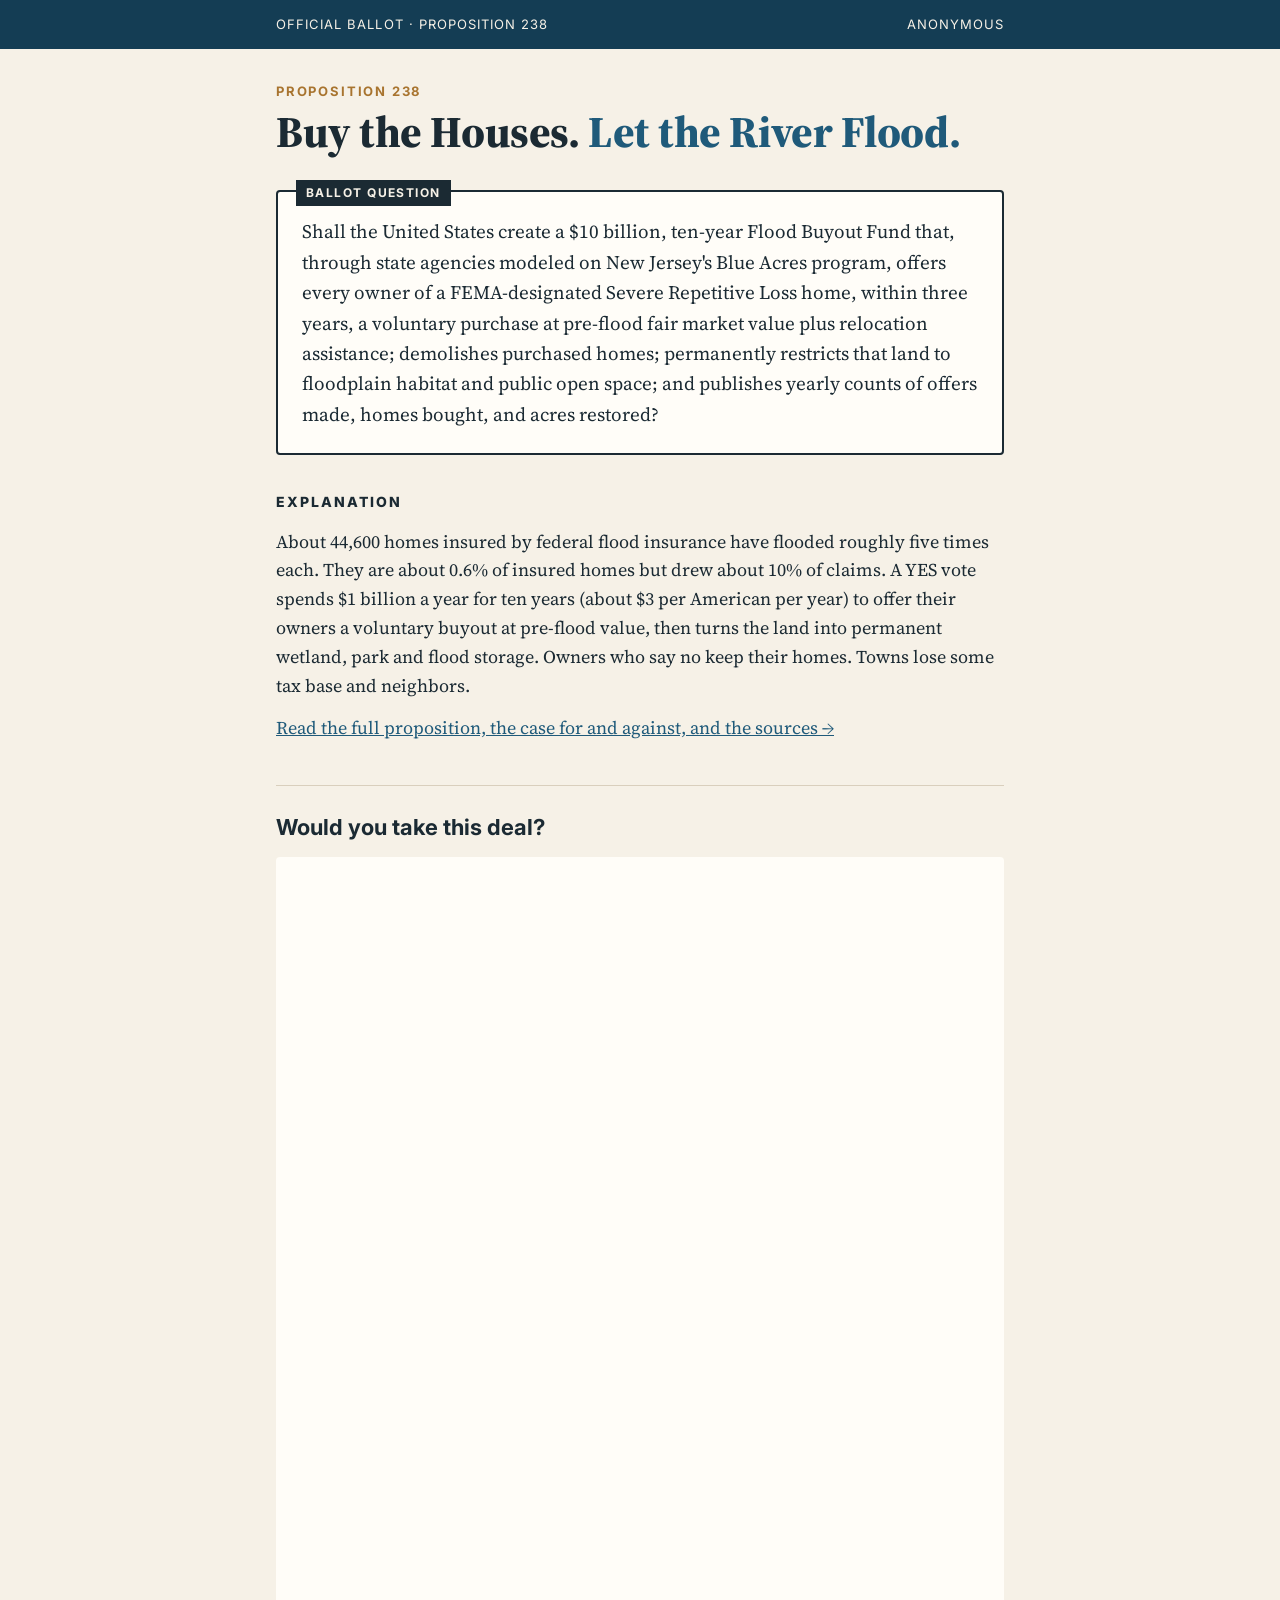
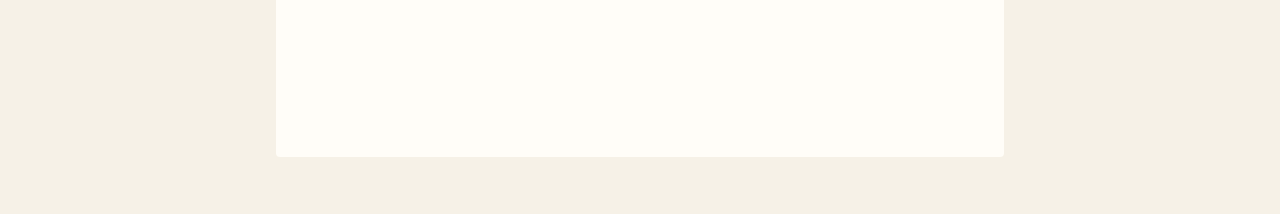
<file: week7/vote.html>
<!doctype html>
<html lang="en">
<head>
<meta charset="utf-8">
<meta name="viewport" content="width=device-width, initial-scale=1">
<title>Vote: Proposition 238</title>
<link rel="preconnect" href="https://fonts.googleapis.com">
<link rel="preconnect" href="https://fonts.gstatic.com" crossorigin>
<link href="https://fonts.googleapis.com/css2?family=Inter:wght@400;500;700;800&family=Source+Serif+4:opsz,wght@8..60,400;8..60,700;8..60,800&display=swap" rel="stylesheet">
<link rel="stylesheet" href="style.css">
</head>
<body>
<div class="masthead"><div class="wrap"><span>Official Ballot · Proposition 238</span><span>Anonymous</span></div></div>

<main class="wrap" style="padding-top:32px">
  <p class="prop-label">Proposition 238</p>
  <h1 style="font-size:clamp(30px,7vw,44px)">Buy the Houses. <span class="river">Let the River Flood.</span></h1>

  <div class="ballot">
    <span class="tag">Ballot Question</span>
    <p>Shall the United States create a $10 billion, ten-year Flood Buyout Fund that, through state agencies modeled on New Jersey's Blue Acres program, offers every owner of a FEMA-designated Severe Repetitive Loss home, within three years, a voluntary purchase at pre-flood fair market value plus relocation assistance; demolishes purchased homes; permanently restricts that land to floodplain habitat and public open space; and publishes yearly counts of offers made, homes bought, and acres restored?</p>
  </div>

  <section class="part deal" style="padding-top:0">
    <h2>Explanation</h2>
    <p>About 44,600 homes insured by federal flood insurance have flooded roughly five times each. They are about 0.6% of insured homes but drew about 10% of claims. A YES vote spends $1 billion a year for ten years (about $3 per American per year) to offer their owners a voluntary buyout at pre-flood value, then turns the land into permanent wetland, park and flood storage. Owners who say no keep their homes. Towns lose some tax base and neighbors.</p>
    <p><a href="index.html">Read the full proposition, the case for and against, and the sources →</a></p>
  </section>

  <section style="padding:24px 0 48px">
    <h2 class="sans" style="font-size:22px;margin:0 0 12px">Would you take this deal?</h2>
    <div id="ballot-slot"></div>
  </section>
</main>

<script>
  // Paste your Google Form's EMBED link between the quotes.
  // (Google Form → Send → the < > tab → copy just the src="..." URL.)
  const FORM_EMBED_URL = "https://docs.google.com/forms/d/e/1FAIpQLSewpmFEblUSrJr1J658P8aXBNxa3Kzh5dsPxynvJ1VaPf0-XQ/viewform?embedded=true";

  const slot = document.getElementById("ballot-slot");
  if (FORM_EMBED_URL.includes("docs.google.com/forms")) {
    const f = document.createElement("iframe");
    f.className = "vote-frame";
    f.src = FORM_EMBED_URL;
    f.title = "Ballot: Yes, No, or Yes if";
    f.loading = "lazy";
    slot.appendChild(f);
  } else {
    slot.innerHTML = '<div class="placeholder">Ballot form not connected yet. (Site owner: paste your Google Form embed link into <code>FORM_EMBED_URL</code> in vote.html.)</div>';
  }
</script>
</body>
</html>
</file>
<file: week7/style.css>
:root {
  --paper: #f6f1e7;
  --card: #fffdf8;
  --ink: #1b2a33;
  --muted: #5b6770;
  --rule: #d9cfbd;
  --river: #1f5a7a;
  --river-deep: #143d54;
  --silt: #a8742f;
  --marsh: #3f6b45;
  --no: #8a3b2e;
}
@media (prefers-color-scheme: dark) {
  :root {
    --paper: #111a20;
    --card: #17232b;
    --ink: #e8e2d6;
    --muted: #a3aeb5;
    --rule: #2c3b45;
    --river: #6fb0d2;
    --river-deep: #9ccbe3;
    --silt: #d9a65e;
    --marsh: #8cc093;
    --no: #e08a7a;
  }
}
* { box-sizing: border-box; }
html { -webkit-text-size-adjust: 100%; }
body {
  margin: 0;
  background: var(--paper);
  color: var(--ink);
  font-family: "Source Serif 4", Georgia, serif;
  font-size: 18px;
  line-height: 1.6;
}
.wrap { max-width: 760px; margin: 0 auto; padding: 0 16px; }
.sans { font-family: "Inter", system-ui, -apple-system, sans-serif; }

/* Masthead */
.masthead {
  background: var(--river-deep);
  color: #f6f1e7;
  padding: 14px 0;
  font-family: "Inter", system-ui, sans-serif;
  font-size: 13px;
  letter-spacing: .08em;
  text-transform: uppercase;
}
@media (prefers-color-scheme: dark) { .masthead { background: #0b2635; } }
.masthead .wrap { display: flex; justify-content: space-between; gap: 12px; flex-wrap: wrap; }

.hero { padding: 48px 0 32px; border-bottom: 1px solid var(--rule); }
.prop-label {
  font-family: "Inter", system-ui, sans-serif;
  font-size: 13px; font-weight: 700; letter-spacing: .14em; text-transform: uppercase;
  color: var(--silt); margin: 0 0 8px;
}
h1 {
  font-size: clamp(36px, 8vw, 60px);
  line-height: 1.02; margin: 0 0 16px; letter-spacing: -.01em; font-weight: 800;
}
h1 .river { color: var(--river); }
.dek { font-size: 20px; color: var(--muted); margin: 0 0 28px; max-width: 34em; }

.btn {
  display: inline-block; text-decoration: none;
  font-family: "Inter", system-ui, sans-serif; font-weight: 700; font-size: 16px;
  background: var(--river); color: #fff; padding: 14px 22px; border-radius: 6px;
}
@media (prefers-color-scheme: dark) { .btn { color: #0b1a22; } }
.btn:hover { filter: brightness(1.08); }
.btn.ghost { background: transparent; color: var(--river); border: 2px solid var(--river); }

/* Ballot box */
.ballot {
  margin: 36px 0;
  background: var(--card);
  border: 2px solid var(--ink);
  border-radius: 4px;
  padding: 24px;
  position: relative;
}
.ballot .tag {
  position: absolute; top: -12px; left: 18px; background: var(--ink); color: var(--paper);
  font-family: "Inter", system-ui, sans-serif; font-size: 12px; font-weight: 700;
  letter-spacing: .12em; text-transform: uppercase; padding: 3px 10px;
}
.ballot p { margin: 0; font-size: 19px; }
.ballot .choices { display: flex; gap: 20px; flex-wrap: wrap; margin-top: 18px;
  font-family: "Inter", system-ui, sans-serif; font-weight: 700; font-size: 15px; }
.ballot .choices span::before {
  content: ""; display: inline-block; width: 18px; height: 12px; border: 2px solid var(--ink);
  border-radius: 50%; margin-right: 8px; vertical-align: -1px;
}

section.part { padding: 28px 0; border-bottom: 1px solid var(--rule); }
section.part h2 {
  font-family: "Inter", system-ui, sans-serif; font-size: 14px; font-weight: 800;
  letter-spacing: .14em; text-transform: uppercase; margin: 0 0 14px;
  display: flex; justify-content: space-between; align-items: baseline; gap: 12px;
}
section.part h2 .wc { font-weight: 500; letter-spacing: 0; text-transform: none; color: var(--muted); font-size: 13px; }
section.part p { margin: 0 0 14px; }
.yes h2 { color: var(--marsh); }
.no h2 { color: var(--no); }
.buried h2 { color: var(--silt); }

.deal-grid { display: grid; grid-template-columns: 1fr; gap: 10px; margin: 0; padding: 0; list-style: none; }
.deal-grid li { background: var(--card); border-left: 4px solid var(--river); padding: 10px 14px; border-radius: 2px; }
.deal-grid b { font-family: "Inter", system-ui, sans-serif; font-size: 13px; letter-spacing: .06em; text-transform: uppercase; display: block; color: var(--river); }

.stat-row { display: grid; grid-template-columns: repeat(auto-fit, minmax(150px, 1fr)); gap: 12px; margin: 28px 0 0; }
.stat { background: var(--card); border: 1px solid var(--rule); padding: 14px; border-radius: 4px; }
.stat .n { font-size: 30px; font-weight: 800; line-height: 1; color: var(--river); }
.stat .l { font-family: "Inter", system-ui, sans-serif; font-size: 13px; color: var(--muted); margin-top: 6px; }

.why dl { margin: 0; }
.why dt { font-weight: 800; margin-top: 12px; }
.why dd { margin: 2px 0 0; }

.sources ol { padding-left: 20px; font-size: 16px; }
.sources li { margin-bottom: 8px; }
.sources a, a { color: var(--river); }
.assume { font-size: 16px; background: var(--card); border: 1px dashed var(--rule); padding: 14px 16px; border-radius: 4px; }

.cta-end { padding: 40px 0; text-align: center; }
footer { padding: 24px 0 48px; font-family: "Inter", system-ui, sans-serif; font-size: 13px; color: var(--muted); }

/* Vote page */
.vote-frame { width: 100%; border: 0; min-height: 900px; background: var(--card); border-radius: 4px; }
.placeholder { background: var(--card); border: 2px dashed var(--silt); padding: 20px; border-radius: 4px; font-family: "Inter", system-ui, sans-serif; font-size: 15px; }
</file>
